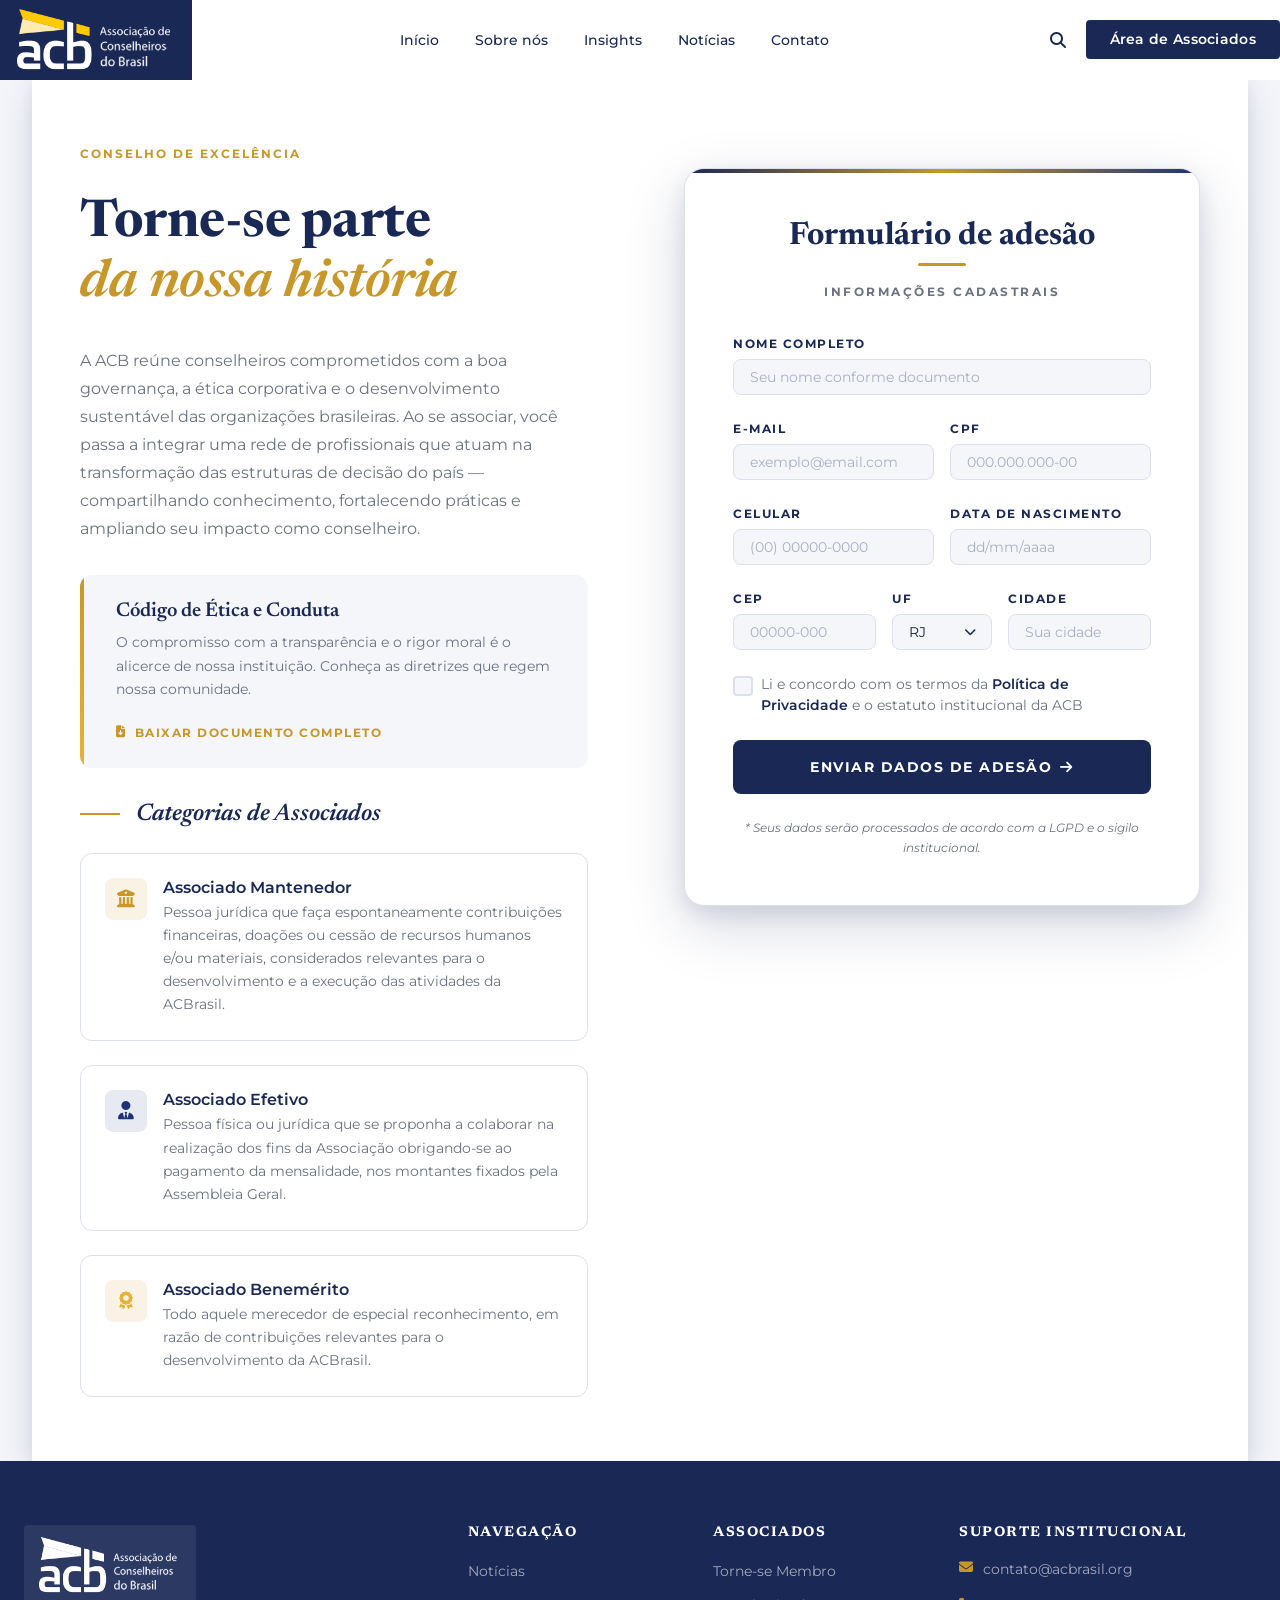
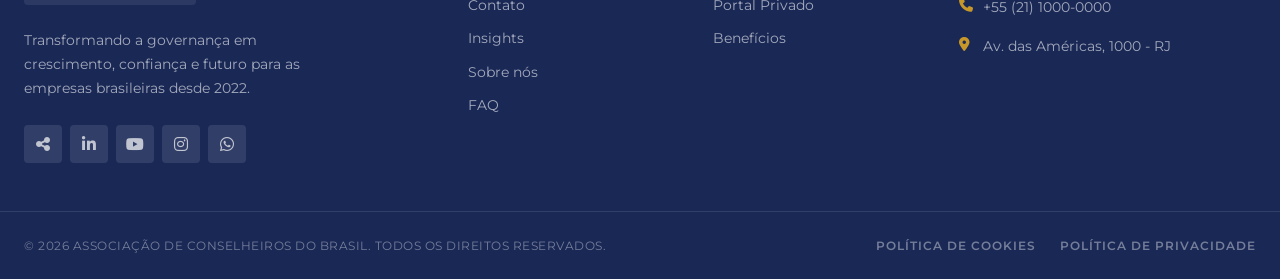
<file: HTML/associe-se.html>
<!DOCTYPE html>
<html lang="pt-BR">

<head>
  <meta charset="UTF-8" />
  <meta name="viewport" content="width=device-width, initial-scale=1.0" />
  <title>Associe-se | ACB - Associação de Conselheiros do Brasil</title>
  <link rel="icon" href="../images/favicon.ico" type="logo">

  <link rel="icon" type="image/png" href="#" />

  <!-- Fontes principais -->
  <link rel="preconnect" href="https://fonts.googleapis.com" />
  <link rel="preconnect" href="https://fonts.gstatic.com" crossorigin />
  <link
    href="https://fonts.googleapis.com/css2?family=Inter:wght@400;500;600;700;800&family=Newsreader:ital,wght@0,400;0,600;0,700;1,400;1,600&family=Montserrat:wght@300;400;500;600;700&display=swap"
    rel="stylesheet" />

  <!-- Font Awesome para ícones -->
  <link rel="stylesheet" href="https://cdnjs.cloudflare.com/ajax/libs/font-awesome/6.5.1/css/all.min.css" />

  <!-- CSS principal -->
  <link rel="stylesheet" href="../CSS/global.css" />
  <link rel="stylesheet" href="../CSS/associe-se.css" />
</head>

<body>

  <!-- ===== BARRA DE BUSCA GLOBAL ===== -->
  <div class="busca-overlay" id="buscaOverlay" role="dialog" aria-label="Busca no site" aria-hidden="true">
    <div class="busca-container">
      <div class="busca-cabecalho">
        <span class="busca-titulo">O que você procura?</span>
        <button class="busca-fechar" id="buscaFechar" aria-label="Fechar busca">
          <i class="fa-solid fa-xmark"></i>
        </button>
      </div>
      <div class="busca-campo-wrapper">
        <i class="fa-solid fa-magnifying-glass busca-icone"></i>
        <label for="buscaInput" class="sr-only">Barra de busca do site</label>
        <input type="text" id="buscaInput" class="busca-campo" placeholder="Buscar páginas, conteúdos, associados..."
          autocomplete="off" />
      </div>
      <div class="busca-resultados" id="buscaResultados">
        <p class="busca-dica">Digite para buscar páginas e conteúdos do site.</p>
      </div>
    </div>
  </div>

  <!-- ===== NAVBAR ===== -->
  <header class="cabecalho" id="cabecalho">
    <nav class="navegacao" role="navigation" aria-label="Menu principal">

      <!-- Logo -->
      <a href="../index.html" class="logo" aria-label="ACB - Página inicial">
        <img src="../images/logo.png" alt="ACB - Associação de Conselheiros do Brasil" class="logo-imagem">
      </a>

      <!-- Links de navegação (desktop) -->
      <ul class="menu-lista" role="list">
        <li class="menu-item"><a href="../index.html" class="menu-link">Início</a></li>
        <li class="menu-item"><a href="sobre.html" class="menu-link">Sobre nós</a></li>
        <li class="menu-item"><a href="insights.html" class="menu-link">Insights</a></li>
        <li class="menu-item"><a href="newsletter.html" class="menu-link">Notícias</a></li>
        <li class="menu-item"><a href="contato.html" class="menu-link">Contato</a></li>
      </ul>

      <!-- Ações da navbar -->
      <div class="navbar-acoes">
        <button class="btn-busca" id="btnBusca" aria-label="Abrir busca">
          <i class="fa-solid fa-magnifying-glass"></i>
        </button>
        <a href="associe-se.html" class="btn-area-associados">Área de Associados</a>
        <button class="btn-menu-mobile" id="btnMenuMobile" aria-label="Abrir menu" aria-expanded="false">
          <span class="hamburguer-linha"></span>
          <span class="hamburguer-linha"></span>
          <span class="hamburguer-linha"></span>
        </button>
      </div>

    </nav>

    <!-- Menu Mobile -->
    <div class="menu-mobile" id="menuMobile" aria-hidden="true">
      <ul class="menu-mobile-lista" role="list">
        <li><a href="../index.html" class="menu-mobile-link">Início</a></li>
        <li><a href="sobre.html" class="menu-mobile-link">Sobre nós</a></li>
        <li><a href="insights.html" class="menu-mobile-link">Insights</a></li>
        <li><a href="newsletter.html" class="menu-mobile-link">Notícias</a></li>
        <li><a href="contato.html" class="menu-mobile-link">Contato</a></li>
        <li><a href="associe-se.html" class="menu-mobile-link menu-mobile-link--destaque">Área de Associados</a></li>
      </ul>
    </div>
  </header>

  <!-- ===== CONTEÚDO PRINCIPAL ===== -->
  <main class="conteudo-principal">

    <!-- ===== SEÇÃO HERO - ASSOCIE-SE ===== -->
    <section class="secao-hero" id="associe-se">

      <!-- Decoração geométrica de fundo -->
      <div class="hero-decoracao-circulo"></div>
      <div class="hero-decoracao-linha"></div>
      
      <div class="hero-caixa-conteudo">
          <div class="hero-grade">

            <!-- Coluna esquerda: texto e categorias -->
            <div class="hero-coluna-esquerda">

              <!-- Rótulo superior -->
              <span class="rotulo-secao animacao-entrada" data-delay="0">Conselho de Excelência</span>

              <!-- Título principal -->
              <h1 class="hero-titulo animacao-entrada" data-delay="1">
                Torne-se parte<br />
                <em class="hero-titulo-destaque">da nossa história</em>
              </h1>

              <!-- Descrição -->
              <p class="hero-descricao animacao-entrada" data-delay="2">
                A ACB reúne conselheiros comprometidos com a boa governança, a ética corporativa e o desenvolvimento sustentável das organizações brasileiras. Ao se associar, você passa a integrar uma rede de profissionais que atuam na transformação das estruturas de decisão do país — compartilhando conhecimento, fortalecendo práticas e ampliando seu impacto como conselheiro.
              </p>

              <!-- Card de ética -->
              <div class="card-etica animacao-entrada" data-delay="3">
                <div class="card-etica-barra"></div>
                <div class="card-etica-conteudo">
                  <h2 class="card-etica-titulo">Código de Ética e Conduta</h2>
                  <p class="card-etica-texto">
                    O compromisso com a transparência e o rigor moral é o alicerce de nossa
                    instituição. Conheça as diretrizes que regem nossa comunidade.
                  </p>
                  <a href="#" class="card-etica-link">
                    <i class="fa-solid fa-file-arrow-down"></i>
                    Baixar documento completo
                  </a>
                </div>
              </div>

              <!-- Categorias de associados -->
              <div class="categorias animacao-entrada" data-delay="4">
                <div class="categorias-cabecalho">
                  <span class="categorias-linha-decorativa"></span>
                  <h3 class="categorias-titulo">Categorias de Associados</h3>
                </div>

                <div class="categoria-item" data-tipo="mantenedor">
                  <div class="categoria-icone">
                    <i class="fa-solid fa-building-columns"></i>
                  </div>
                  <div class="categoria-corpo">
                    <h4 class="categoria-nome">Associado Mantenedor</h4>
                    <p class="categoria-descricao">
                      Pessoa jurídica que faça espontaneamente contribuições financeiras, doações
                      ou cessão de recursos humanos e/ou materiais, considerados relevantes para
                      o desenvolvimento e a execução das atividades da ACBrasil.
                    </p>
                  </div>
                </div>

                <div class="categoria-item" data-tipo="efetivo">
                  <div class="categoria-icone">
                    <i class="fa-solid fa-user-tie"></i>
                  </div>
                  <div class="categoria-corpo">
                    <h4 class="categoria-nome">Associado Efetivo</h4>
                    <p class="categoria-descricao">
                      Pessoa física ou jurídica que se proponha a colaborar na realização dos
                      fins da Associação obrigando-se ao pagamento da mensalidade, nos montantes
                      fixados pela Assembleia Geral.
                    </p>
                  </div>
                </div>

                <div class="categoria-item" data-tipo="benemerito">
                  <div class="categoria-icone">
                    <i class="fa-solid fa-award"></i>
                  </div>
                  <div class="categoria-corpo">
                    <h4 class="categoria-nome">Associado Benemérito</h4>
                    <p class="categoria-descricao">
                      Todo aquele merecedor de especial reconhecimento, em razão de contribuições
                      relevantes para o desenvolvimento da ACBrasil.
                    </p>
                  </div>
                </div>

              </div>
            </div>

            <!-- Coluna direita: formulário -->
            <div class="hero-coluna-direita animacao-entrada" data-delay="2">
              <div class="formulario-card">

                <div class="formulario-cabecalho">
                  <h2 class="formulario-titulo">Formulário de adesão</h2>
                  <span class="formulario-linha-dourada"></span>
                  <p class="formulario-subtitulo">Informações Cadastrais</p>
                </div>

                <form class="formulario-adesao" id="formularioAdesao" novalidate>

                  <!-- Nome completo -->
                  <div class="campo-grupo campo-grupo--completo">
                    <label for="nomeCompleto" class="campo-label">Nome Completo</label>
                    <input
                      type="text"
                      id="nomeCompleto"
                      name="nomeCompleto"
                      class="campo-input"
                      placeholder="Seu nome conforme documento"
                      autocomplete="name"
                    />
                    <span class="campo-erro" aria-live="polite"></span>
                  </div>

                  <!-- E-mail e CPF -->
                  <div class="campos-linha">
                    <div class="campo-grupo">
                      <label for="email" class="campo-label">E-mail</label>
                      <input
                        type="email"
                        id="email"
                        name="email"
                        class="campo-input"
                        placeholder="exemplo@email.com"
                        autocomplete="email"
                      />
                      <span class="campo-erro" aria-live="polite"></span>
                    </div>
                    <div class="campo-grupo">
                      <label for="cpf" class="campo-label">CPF</label>
                      <input
                        type="text"
                        id="cpf"
                        name="cpf"
                        class="campo-input"
                        placeholder="000.000.000-00"
                        maxlength="14"
                        autocomplete="off"
                      />
                      <span class="campo-erro" aria-live="polite"></span>
                    </div>
                  </div>

                  <!-- Celular e Data de nascimento -->
                  <div class="campos-linha">
                    <div class="campo-grupo">
                      <label for="celular" class="campo-label">Celular</label>
                      <input
                        type="tel"
                        id="celular"
                        name="celular"
                        class="campo-input"
                        placeholder="(00) 00000-0000"
                        maxlength="15"
                        autocomplete="tel"
                      />
                      <span class="campo-erro" aria-live="polite"></span>
                    </div>
                    <div class="campo-grupo">
                      <label for="dataNascimento" class="campo-label">Data de Nascimento</label>
                      <input
                        type="text"
                        id="dataNascimento"
                        name="dataNascimento"
                        class="campo-input"
                        placeholder="dd/mm/aaaa"
                        maxlength="10"
                        autocomplete="bday"
                      />
                      <span class="campo-erro" aria-live="polite"></span>
                    </div>
                  </div>

                  <!-- CEP, UF e Cidade -->
                  <div class="campos-linha campos-linha--tres">
                    <div class="campo-grupo campo-grupo--cep">
                      <label for="cep" class="campo-label">CEP</label>
                      <input
                        type="text"
                        id="cep"
                        name="cep"
                        class="campo-input"
                        placeholder="00000-000"
                        maxlength="9"
                        autocomplete="postal-code"
                      />
                      <span class="campo-erro" aria-live="polite"></span>
                    </div>
                    <div class="campo-grupo campo-grupo--uf">
                      <label for="uf" class="campo-label">UF</label>
                      <div class="select-wrapper">
                        <select id="uf" name="uf" class="campo-input campo-select">
                          <option value="">UF</option>
                          <option value="AC">AC</option>
                          <option value="AL">AL</option>
                          <option value="AP">AP</option>
                          <option value="AM">AM</option>
                          <option value="BA">BA</option>
                          <option value="CE">CE</option>
                          <option value="DF">DF</option>
                          <option value="ES">ES</option>
                          <option value="GO">GO</option>
                          <option value="MA">MA</option>
                          <option value="MT">MT</option>
                          <option value="MS">MS</option>
                          <option value="MG">MG</option>
                          <option value="PA">PA</option>
                          <option value="PB">PB</option>
                          <option value="PR">PR</option>
                          <option value="PE">PE</option>
                          <option value="PI">PI</option>
                          <option value="RJ" selected>RJ</option>
                          <option value="RN">RN</option>
                          <option value="RS">RS</option>
                          <option value="RO">RO</option>
                          <option value="RR">RR</option>
                          <option value="SC">SC</option>
                          <option value="SP">SP</option>
                          <option value="SE">SE</option>
                          <option value="TO">TO</option>
                        </select>
                        <i class="fa-solid fa-chevron-down select-icone"></i>
                      </div>
                      <span class="campo-erro" aria-live="polite"></span>
                    </div>
                    <div class="campo-grupo campo-grupo--cidade">
                      <label for="cidade" class="campo-label">Cidade</label>
                      <input
                        type="text"
                        id="cidade"
                        name="cidade"
                        class="campo-input"
                        placeholder="Sua cidade"
                        autocomplete="address-level2"
                      />
                      <span class="campo-erro" aria-live="polite"></span>
                    </div>
                  </div>

                  <!-- Checkbox de termos -->
                  <div class="campo-termos">
                    <label class="checkbox-container" for="aceitaTermos">
                      <input type="checkbox" id="aceitaTermos" name="aceitaTermos" />
                      <span class="checkbox-visual"></span>
                      <span class="checkbox-texto">
                        Li e concordo com os termos da
                        <a href="#" class="link-termos">Política de Privacidade</a>
                        e o estatuto institucional da ACB
                      </span>
                    </label>
                    <span class="campo-erro campo-erro--termos" aria-live="polite"></span>
                  </div>

                  <!-- Botão de envio -->
                  <button type="submit" class="btn-enviar" id="btnEnviar">
                    <span class="btn-enviar-texto">Enviar dados de adesão</span>
                    <i class="fa-solid fa-arrow-right btn-enviar-icone"></i>
                  </button>

                  <!-- Nota de privacidade -->
                  <p class="formulario-nota">
                    * Seus dados serão processados de acordo com a LGPD e o sigilo institucional.
                  </p>

                </form>

              </div>
            </div>

          </div>
      </div>    
    </section>

  </main>

  <!-- ===== RODAPÉ ===== -->
  <footer class="rodape">

    <div class="rodape-principal">

      <!-- Coluna de identidade -->
      <div class="rodape-identidade">
        <a href="../index.html" class="logo logo--rodape" aria-label="ACB - Página inicial">
          <img src="../images/logo-acb-fundo-transparente.png" alt="ACB - Associação de Conselheiros do Brasil"
            class="logo-imagem logo-imagem--rodape" />
        </a>
        <p class="rodape-descricao">
          Transformando a governança em crescimento, confiança e futuro para as empresas brasileiras desde 2022.
        </p>
        <div class="rodape-redes-sociais">
          <a href="#" class="rede-social-link" aria-label="Compartilhar">
            <i class="fa-solid fa-share-nodes"></i>
          </a>
          <a href="https://www.linkedin.com/company/associacao-de-conselheiros-do-brasil/" class="rede-social-link"
            aria-label="LinkedIn" target="_blank" rel="noopener noreferrer">
            <i class="fa-brands fa-linkedin-in"></i>
          </a>
          <a href="https://www.youtube.com/@acbrasil" class="rede-social-link" aria-label="YouTube" target="_blank"
            rel="noopener noreferrer">
            <i class="fa-brands fa-youtube"></i>
          </a>
          <a href="https://www.instagram.com/acbrasil.oficial/" class="rede-social-link" aria-label="Instagram"
            target="_blank" rel="noopener noreferrer">
            <i class="fa-brands fa-instagram"></i>
          </a>
          <a href="#" class="rede-social-link" aria-label="WhatsApp">
            <i class="fa-brands fa-whatsapp"></i>
          </a>
        </div>
      </div>

      <!-- Coluna de navegação -->
      <div class="rodape-coluna">
        <h2 class="rodape-titulo-coluna">Navegação</h2>
        <ul class="rodape-lista">
          <li><a href="newsletter.html" class="rodape-link">Notícias</a></li>
          <li><a href="contato.html" class="rodape-link">Contato</a></li>
          <li><a href="insights.html" class="rodape-link">Insights</a></li>
          <li><a href="sobre.html" class="rodape-link">Sobre nós</a></li>
          <li><a href="faq.html" class="rodape-link">FAQ</a></li>
        </ul>
      </div>

      <!-- Coluna de associados -->
      <div class="rodape-coluna">
        <h2 class="rodape-titulo-coluna">Associados</h2>
        <ul class="rodape-lista">
          <li><a href="#" class="rodape-link">Torne-se Membro</a></li>
          <li><a href="#" class="rodape-link">Portal Privado</a></li>
          <li><a href="#" class="rodape-link">Benefícios</a></li>
        </ul>
      </div>

      <!-- Coluna de suporte -->
      <div class="rodape-coluna">
        <h2 class="rodape-titulo-coluna">Suporte Institucional</h2>
        <ul class="rodape-lista rodape-lista--contato">
          <li>
            <i class="fa-solid fa-envelope"></i>
            <a href="mailto:contato@acbrasil.org" class="rodape-link">contato@acbrasil.org</a>
          </li>
          <li>
            <i class="fa-solid fa-phone"></i>
            <a href="tel:+5521100000000" class="rodape-link">+55 (21) 1000-0000</a>
          </li>
          <li>
            <i class="fa-solid fa-location-dot"></i>
            <span class="rodape-texto">Av. das Américas, 1000 - RJ</span>
          </li>
        </ul>
      </div>

    </div>

    <!-- Rodapé inferior -->
    <div class="rodape-inferior">
      <p class="rodape-direitos">© 2026 Associação de Conselheiros do Brasil. Todos os direitos reservados.</p>
      <div class="rodape-politicas">
        <a href="#" class="rodape-politica-link">Política de Cookies</a>
        <a href="#" class="rodape-politica-link">Política de Privacidade</a>
      </div>
    </div>
    
  </footer>

    <!-- ===== TOAST DE NOTIFICAÇÃO ===== -->
  <div class="toast" id="toast" role="alert" aria-live="assertive" aria-hidden="true">
    <i class="toast-icone fa-solid fa-circle-check"></i>
    <span class="toast-mensagem"></span>
  </div>

  <script src="../JS/global.js"></script>
  <script src="../JS/associe_se.js"></script>
</body>

</html>
</file>
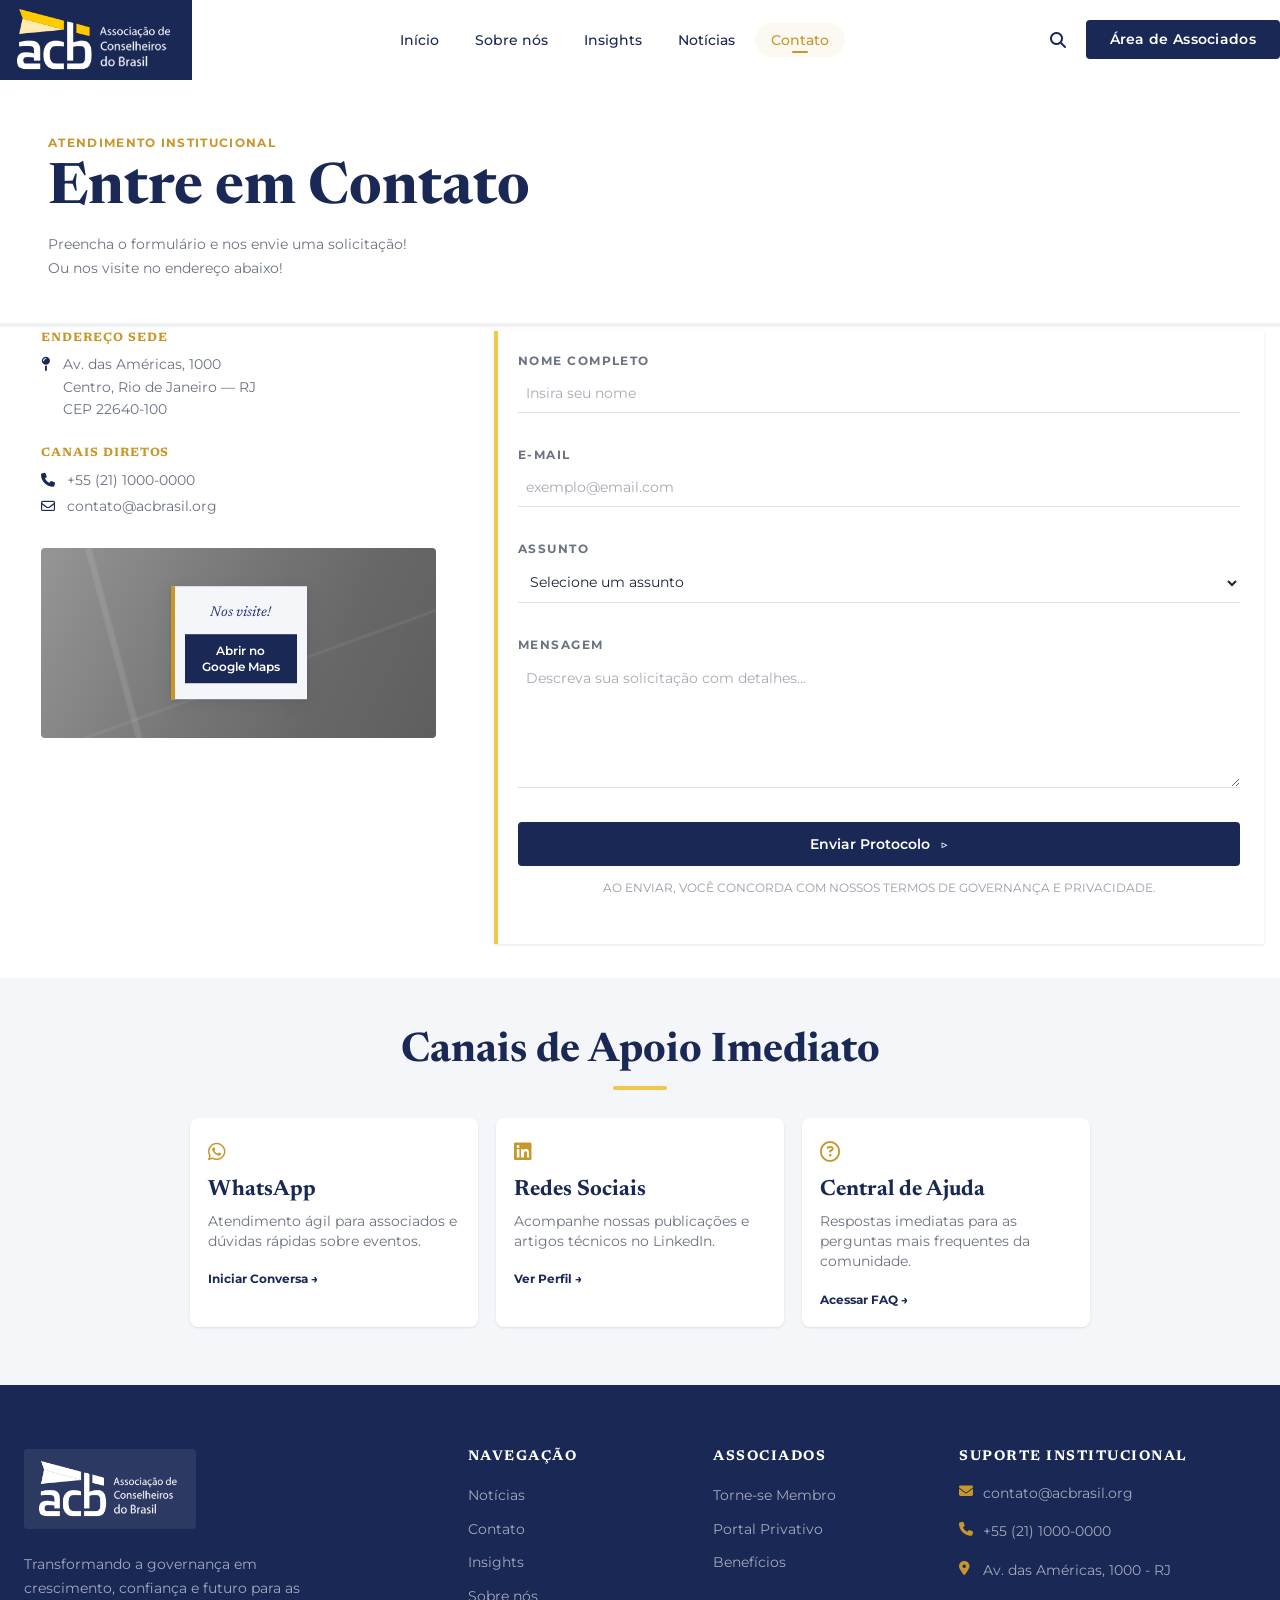
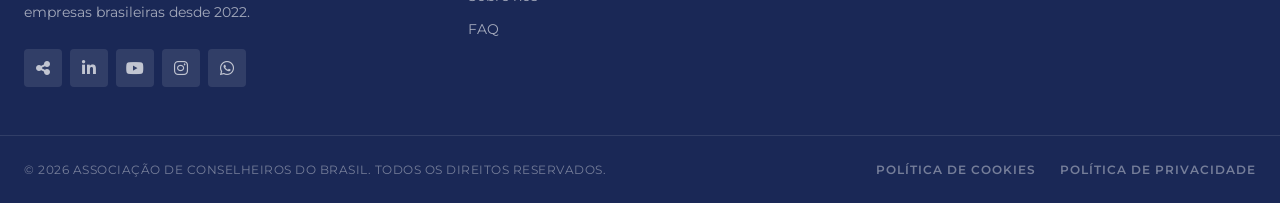
<file: HTML/contato.html>
<!DOCTYPE html>
<html lang="pt-BR">

<!-- =====================================================
     CONFIGURAÇÕES BÁSICAS DA PÁGINA
     - Metadados
     - Título da aba
     - Ícone do site
===================================================== -->

<head>
  
  <meta charset="UTF-8" />
  <meta name="viewport" content="width=device-width, initial-scale=1.0" />
  <meta name="description" content="Página de contato institucional da ACB Brasil." />

  <title>Contato | ACB Brasil - Associação de Conselheiros do Brasil</title>
  
  <link rel="icon" href="../images/favicon.ico" type="logo">

  <!-- Fontes principais -->
  <link rel="preconnect" href="https://fonts.googleapis.com" />
  <link rel="preconnect" href="https://fonts.gstatic.com" crossorigin />
  <link href="https://fonts.googleapis.com/css2?family=Inter:wght@400;500;600;700;800&family=Newsreader:ital,wght@0,400;0,600;0,700;1,400;1,600&family=Montserrat:wght@300;400;500;600;700&display=swap" rel="stylesheet" />

  <!-- Font Awesome para ícones -->
  <link rel="stylesheet" href="https://cdnjs.cloudflare.com/ajax/libs/font-awesome/6.5.1/css/all.min.css" />

  <!-- Estilos -->
  <link rel="stylesheet" href="../CSS/global.css">
  <link rel="stylesheet" href="../CSS/contato.css" />
  
  <!-- Scripts -->
  <script src="../JS/contato.js" defer></script>
  <script src="../JS/global.js" defer></script>
</head>
<body>

  <!-- Link de acessibilidade: permite que usuários de teclado ou leitores de tela pulem diretamente para o conteúdo principal -->
  <a href="#conteudo-principal" class="skip-link">Pular para o conteúdo principal</a>

    <!-- ===== BARRA DE BUSCA GLOBAL ===== -->
  <div class="busca-overlay" id="buscaOverlay" role="dialog" aria-label="Busca no site" aria-hidden="true">
    <div class="busca-container">
      <div class="busca-cabecalho">
        <span class="busca-titulo">O que você procura?</span>
        <button class="busca-fechar" id="buscaFechar" aria-label="Fechar busca">
          <i class="fa-solid fa-xmark"></i>
        </button>
      </div>
      <div class="busca-campo-wrapper">
        <i class="fa-solid fa-magnifying-glass busca-icone"></i>
        <label for="buscaInput" class="sr-only">Barra de busca do site</label>
        <input type="text" id="buscaInput" class="busca-campo" placeholder="Buscar páginas, conteúdos, associados..."
          autocomplete="off" />
      </div>
      <div class="busca-resultados" id="buscaResultados">
        <p class="busca-dica">Digite para buscar páginas e conteúdos do site.</p>
      </div>
    </div>
  </div>

  <!-- Header Global -->
  <header id="cabecalho" class="cabecalho">

    <nav class="navegacao">
      <a href="../index.html" class="logo" aria-label="Home ACB Brasil">
        <img src="../images/logo.png" alt="ACB Brasil" class="logo-imagem">
      </a>
      
      <ul class="menu-lista">
        <li class="menu-item"><a href="../index.html" class="menu-link">Início</a></li>
        <li class="menu-item"><a href="sobre.html" class="menu-link">Sobre nós</a></li>
        <li class="menu-item"><a href="insights.html" class="menu-link menu-link--ativo">Insights</a></li>
        <li class="menu-item"><a href="newsletter.html" class="menu-link">Notícias</a></li>
        <li class="menu-item"><a href="contato.html" class="menu-link">Contato</a></li>
      </ul>
      
      <div class="navbar-acoes">
        <button id="btnBusca" class="btn-busca" aria-label="Abrir busca">
          <i class="fa-solid fa-magnifying-glass"></i>
        </button>
        <a href="associe-se.html" class="btn-area-associados">Área de Associados</a>
        <button id="btnMenuMobile" class="btn-menu-mobile" aria-label="Menu mobile" aria-expanded="false">
          <span class="hamburguer-linha"></span>
          <span class="hamburguer-linha"></span>
          <span class="hamburguer-linha"></span>
        </button>
      </div>
    </nav>
    
    <!-- Menu Mobile Global -->
    <div id="menuMobile" class="menu-mobile" aria-hidden="true">
      <ul class="menu-mobile-lista">
            <li><a href="../index.html" class="menu-mobile-link">Início</a></li>
            <li><a href="sobre.html" class="menu-mobile-link">Sobre nós</a></li>
            <li><a href="insights.html" class="menu-mobile-link">Insights</a></li>
            <li><a href="newsletter.html" class="menu-mobile-link">Notícias</a></li>
            <li><a href="contato.html" class="menu-mobile-link">Contato</a></li>
            <li><a href="associe-se.html" class="menu-mobile-link menu-mobile-link--destaque">Área de Associados</a></li>
          </ul>
    </div>

  </header>

  <!-- Hero -->
  <main id="conteudo-principal">
    <section class="hero-contato animacao-entrada" data-delay="1" aria-labelledby="titulo-contato">
      <div class="hero-contato__box">
          <div class="hero-contato_decoracao_amarela" aria-hidden="true"></div>
          <div class="hero-contato__decoracao_base" aria-hidden="true"></div>
        <div class="hero-contato__container">
          <p class="hero-contato__kicker">ATENDIMENTO INSTITUCIONAL</p>
          <!-- Título h1 dentro do Hero -->
          <h1 id="titulo-contato" class="hero-contato__titulo">Entre em Contato</h1>
          <p class="hero-contato__descricao">
            Preencha o formulário e nos envie uma solicitação! 
            <br>Ou nos visite no endereço abaixo!
          </p>
        </div>
      </div>
    </section>

    <!-- Conteúdo principal, dividido em 2 colunas na visualização de desktop -->
    <section class="contato-conteudo" aria-label="Informações de contato e formulário">
      <div class="contato-conteudo__container">

        <!-- Esquerda: Informações de contato -->
        <div class="contato-conteudo__info animacao-entrada" data-delay="2">
          
          <!-- Seção de Endereço da Sede -->
          <section class="info-contato" aria-labelledby="titulo-endereco">
            <h2 id="titulo-endereco" class="info-contato__titulo">ENDEREÇO SEDE</h2>
            <address class="info-contato__texto">
              <span class="info-contato__icone" aria-hidden="true"><i class="fa-solid fa-map-pin"></i></span>
              <p>
                Av. das Américas, 1000
                <br>Centro, Rio de Janeiro — RJ
                <br>CEP 22640-100
              </p>
            </address>
          </section>

          <!-- Seção de Canais para contato direto -->
          <section class="info-contato" aria-labelledby="titulo-canais">
            <h2 id="titulo-canais" class="info-contato__titulo">CANAIS DIRETOS</h2>
            <div class="info-contato__texto">
              <p><a href="tel:+552110000000"><span class="info-contato__icone" aria-hidden="true"><i class="fa-solid fa-phone"></i></span> +55 (21) 1000-0000</a></p>
              <p><a href="mailto:contato@acbrasil.org"><span class="info-contato__icone" aria-hidden="true"><i class="fa-regular fa-envelope"></i></span> contato@acbrasil.org</a></p>
            </div>
          </section>

          <!-- Seção com um hiperlink para o Google Maps -->
          <section class="mapa-contato" aria-labelledby="titulo-mapa">
            <h2 id="titulo-mapa" class="sr-only">Mapa da localização</h2>

            <div class="mapa-contato__janela">
              <p class="mapa-contato__frase">Nos visite!</p>
              <a href="https://www.google.com/maps/search/?api=1&query=Av.+das+Am%C3%A9ricas,+1000,+Rio+de+Janeiro,+RJ"
                target="_blank" rel="noopener noreferrer" class="mapa-contato__botao">
                Abrir no Google Maps
              </a>
            </div>
          </section>
        </div>

        <!-- Section do Formulário -->
        <section class="formulario-contato-box animacao-entrada" data-delay="1" aria-labelledby="titulo-formulario">
          <h2 id="titulo-formulario" class="sr-only">Formulário de contato</h2>

          <!-- Formulário, é validado pelo contato.js -->
          <form id="formulario-contato" class="formulario-contato" novalidate>
            <div class="formulario-contato__campo">
              <label for="nome">NOME COMPLETO</label>
              <input
                type="text"
                id="nome"
                name="nome"
                placeholder="Insira seu nome"
                autocomplete="name"
                required
                aria-describedby="erro-nome"
              />
              <span id="erro-nome" class="mensagem-erro" aria-live="polite"></span>
            </div>

            <div class="formulario-contato__campo">
              <label for="email">E-MAIL</label>
              <input
                type="email"
                id="email"
                name="email"
                placeholder="exemplo@email.com"
                autocomplete="email"
                required
                aria-describedby="erro-email"
              />
              <span id="erro-email" class="mensagem-erro" aria-live="polite"></span>
            </div>

            <div class="formulario-contato__campo">
              <label for="assunto">ASSUNTO</label>
              <select
                id="assunto"
                name="assunto"
                required
                aria-describedby="erro-assunto"
              >
                <option value="" selected>Selecione um assunto</option>
                <option value="afiliacao">Afiliação Institucional</option>
                <option value="duvida">Dúvida Geral</option>
                <option value="eventos">Eventos</option>
                <option value="imprensa">Imprensa</option>
                <option value="outro">Outro</option>
              </select>
              <span id="erro-assunto" class="mensagem-erro" aria-live="polite"></span>
            </div>

            <div class="formulario-contato__campo">
              <label for="mensagem">MENSAGEM</label>
              <textarea
                id="mensagem"
                name="mensagem"
                rows="6"
                placeholder="Descreva sua solicitação com detalhes..."
                required
                aria-describedby="erro-mensagem"
              ></textarea>
              <span id="erro-mensagem" class="mensagem-erro" aria-live="polite"></span>
            </div>

            <button type="submit" class="formulario-contato__enviar">
              Enviar Protocolo
              <span aria-hidden="true">▷</span>
            </button>

            <p class="formulario-contato__texto-legal">
              AO ENVIAR, VOCÊ CONCORDA COM NOSSOS TERMOS DE GOVERNANÇA E PRIVACIDADE.
            </p>

            <p id="mensagem-sucesso" class="mensagem-sucesso" aria-live="polite"></p>
          </form>
        </section>
      </div>
    </section>

    <!-- Seção de Apoio Imediato -->
    <section class="apoio-imediato animacao-entrada" data-delay="1" aria-labelledby="titulo-apoio">
      <div class="apoio-imediato__container">
        <header class="apoio-imediato__header">
          <h2 id="titulo-apoio" class="apoio-imediato__titulo">Canais de Apoio Imediato</h2>
          <span class="apoio-imediato__linha" aria-hidden="true"></span>
        </header>

        <div class="apoio-imediato__cards">
          <article class="card-apoio">
            <div class="card-apoio__icone" aria-hidden="true"><i class="fa-brands fa-whatsapp"></i></div>
            <h3 class="card-apoio__titulo">WhatsApp</h3>  
            <p class="card-apoio__texto">
              Atendimento ágil para associados e dúvidas rápidas sobre eventos.
            </p>
            <a href="#" class="card-apoio__link">Iniciar Conversa →</a>
          </article>

          <article class="card-apoio">
            <div class="card-apoio__icone" aria-hidden="true"><i class="fa-brands fa-linkedin"></i></div>
            <h3 class="card-apoio__titulo">Redes Sociais</h3>
            <p class="card-apoio__texto">
              Acompanhe nossas publicações e artigos técnicos no LinkedIn.
            </p>
            <a href="https://www.linkedin.com/company/associacao-de-conselheiros-do-brasil/" class="card-apoio__link">Ver Perfil →</a>
          </article>

          <article class="card-apoio">
            <div class="card-apoio__icone" aria-hidden="true"><i class="fa-regular fa-circle-question"></i></div>
            <h3 class="card-apoio__titulo">Central de Ajuda</h3>
            <p class="card-apoio__texto">
              Respostas imediatas para as perguntas mais frequentes da comunidade.
            </p>
            <a href="./faq.html" class="card-apoio__link">Acessar FAQ →</a>
          </article>
        </div>
      </div>
    </section>
  </main>

  <!-- ===== RODAPÉ GLOBAL ===== -->
  <footer class="rodape">

    <div class="rodape-principal">

      <!-- Coluna de identidade -->
      <div class="rodape-identidade">
        <a href="../index.html" class="logo logo--rodape" aria-label="ACB - Página inicial">
          <img src="../images/logo-acb-fundo-transparente.png" alt="ACB - Associação de Conselheiros do Brasil"
            class="logo-imagem logo-imagem--rodape" />
        </a>
        <p class="rodape-descricao">
          Transformando a governança em crescimento, confiança e futuro para as empresas brasileiras desde 2022.
        </p>
        <div class="rodape-redes-sociais">
          <a href="#" class="rede-social-link" aria-label="Compartilhar">
            <i class="fa-solid fa-share-nodes"></i>
          </a>
          <a href="https://www.linkedin.com/company/associacao-de-conselheiros-do-brasil/" class="rede-social-link"
            aria-label="LinkedIn" target="_blank" rel="noopener noreferrer">
            <i class="fa-brands fa-linkedin-in"></i>
          </a>
          <a href="https://www.youtube.com/@acbrasil" class="rede-social-link" aria-label="YouTube" target="_blank"
            rel="noopener noreferrer">
            <i class="fa-brands fa-youtube"></i>
          </a>
          <a href="https://www.instagram.com/acbrasil.oficial/" class="rede-social-link" aria-label="Instagram"
            target="_blank" rel="noopener noreferrer">
            <i class="fa-brands fa-instagram"></i>
          </a>
          <a href="#" class="rede-social-link" aria-label="WhatsApp">
            <i class="fa-brands fa-whatsapp"></i>
          </a>
        </div>
      </div>

      <!-- Coluna de navegação -->
      <div class="rodape-coluna">
        <h2 class="rodape-titulo-coluna">Navegação</h2>
        <ul class="rodape-lista">
          <li><a href="newsletter.html" class="rodape-link">Notícias</a></li>
          <li><a href="contato.html" class="rodape-link">Contato</a></li>
          <li><a href="insights.html" class="rodape-link">Insights</a></li>
          <li><a href="sobre.html" class="rodape-link">Sobre nós</a></li>
          <li><a href="faq.html" class="rodape-link">FAQ</a></li>
        </ul>
      </div>

      <!-- Coluna de associados -->
      <div class="rodape-coluna">
        <h2 class="rodape-titulo-coluna">Associados</h2>
        <ul class="rodape-lista">
          <li><a href="associe-se.html" class="rodape-link">Torne-se Membro</a></li>
          <li><a href="#" class="rodape-link">Portal Privativo</a></li>
          <li><a href="#" class="rodape-link">Benefícios</a></li>
        </ul>
      </div>

      <!-- Coluna de suporte -->
      <div class="rodape-coluna">
        <h2 class="rodape-titulo-coluna">Suporte Institucional</h2>
        <ul class="rodape-lista rodape-lista--contato">
          <li>
            <i class="fa-solid fa-envelope"></i>
            <a href="mailto:contato@acbrasil.org" class="rodape-link">contato@acbrasil.org</a>
          </li>
          <li>
            <i class="fa-solid fa-phone"></i>
            <a href="tel:+5521100000000" class="rodape-link">+55 (21) 1000-0000</a>
          </li>
          <li>
            <i class="fa-solid fa-location-dot"></i>
            <span class="rodape-texto">Av. das Américas, 1000 - RJ</span>
          </li>
        </ul>
      </div>

    </div>

    <!-- Rodapé inferior -->
    <div class="rodape-inferior">
      <p class="rodape-direitos">© 2026 Associação de Conselheiros do Brasil. Todos os direitos reservados.</p>
      <div class="rodape-politicas">
        <a href="#" class="rodape-politica-link">Política de Cookies</a>
        <a href="#" class="rodape-politica-link">Política de Privacidade</a>
      </div>
    </div>

  </footer>
</body>
</html>
</file>
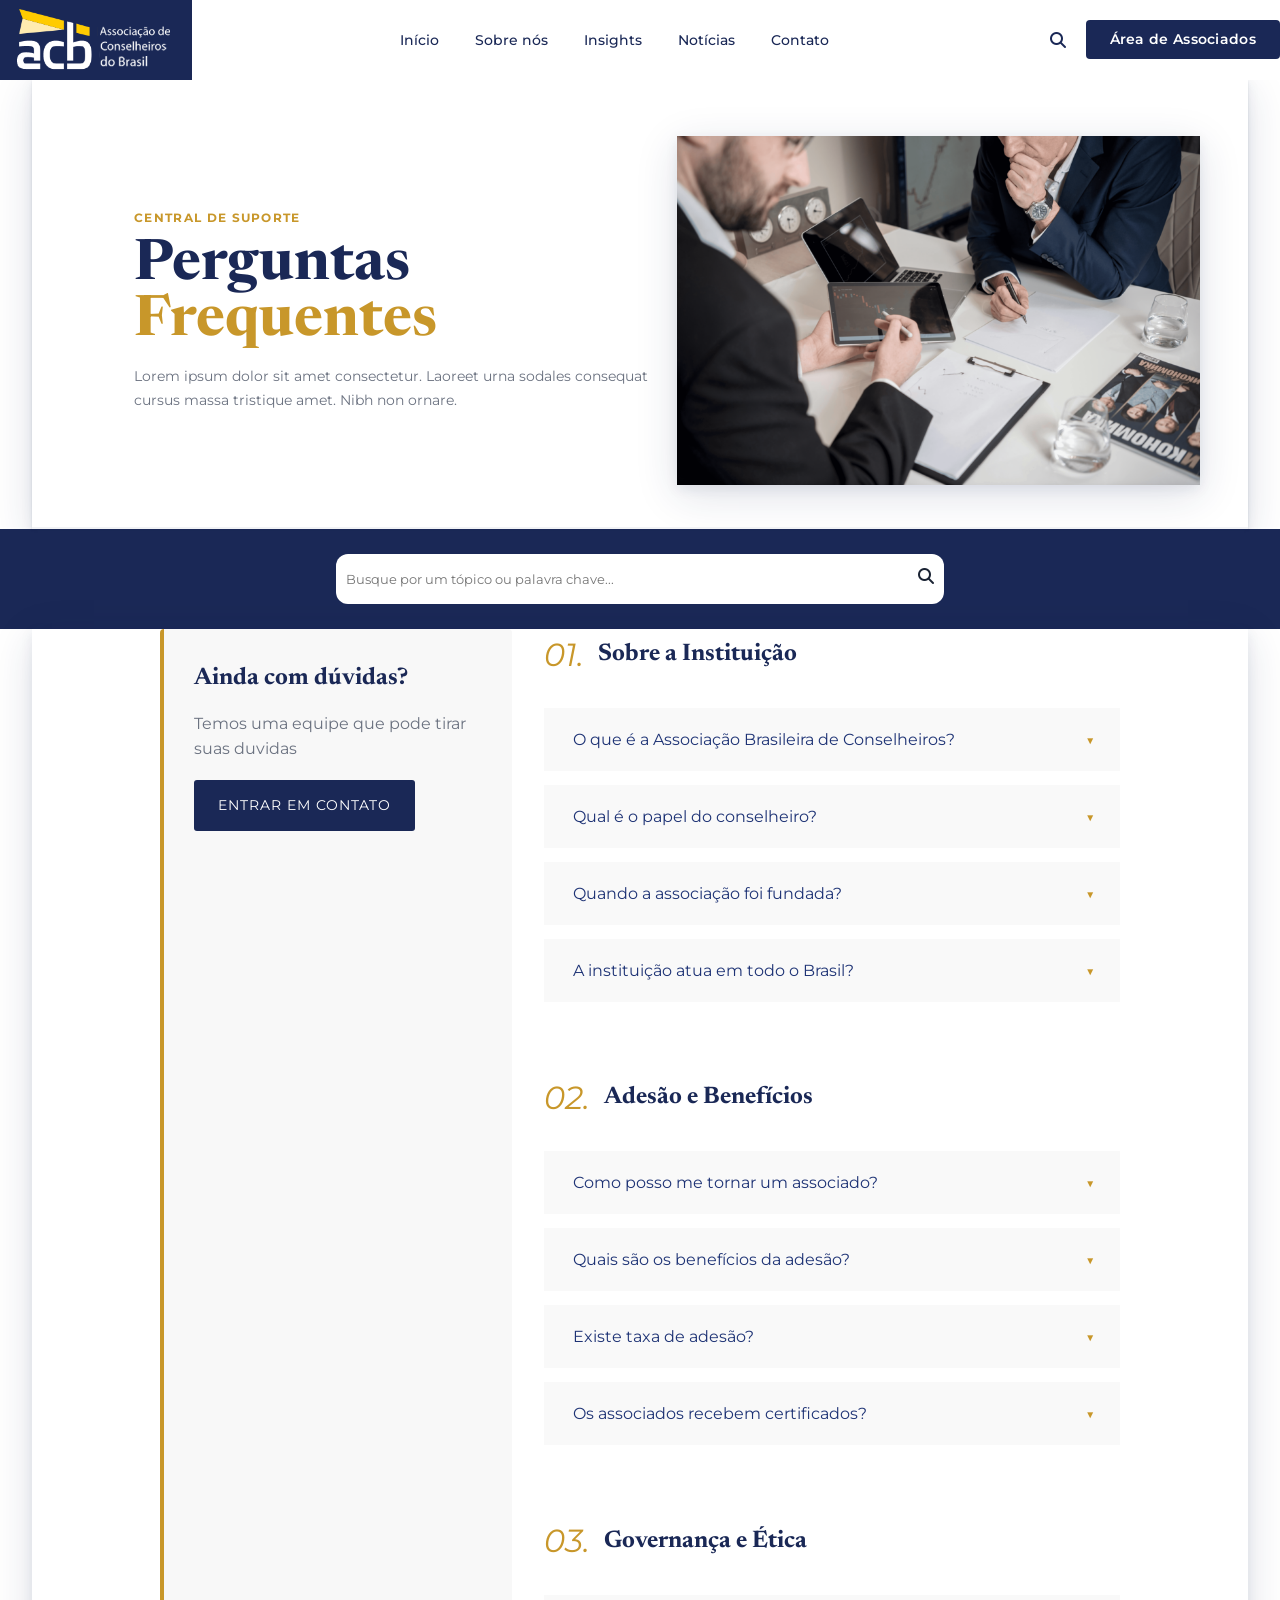
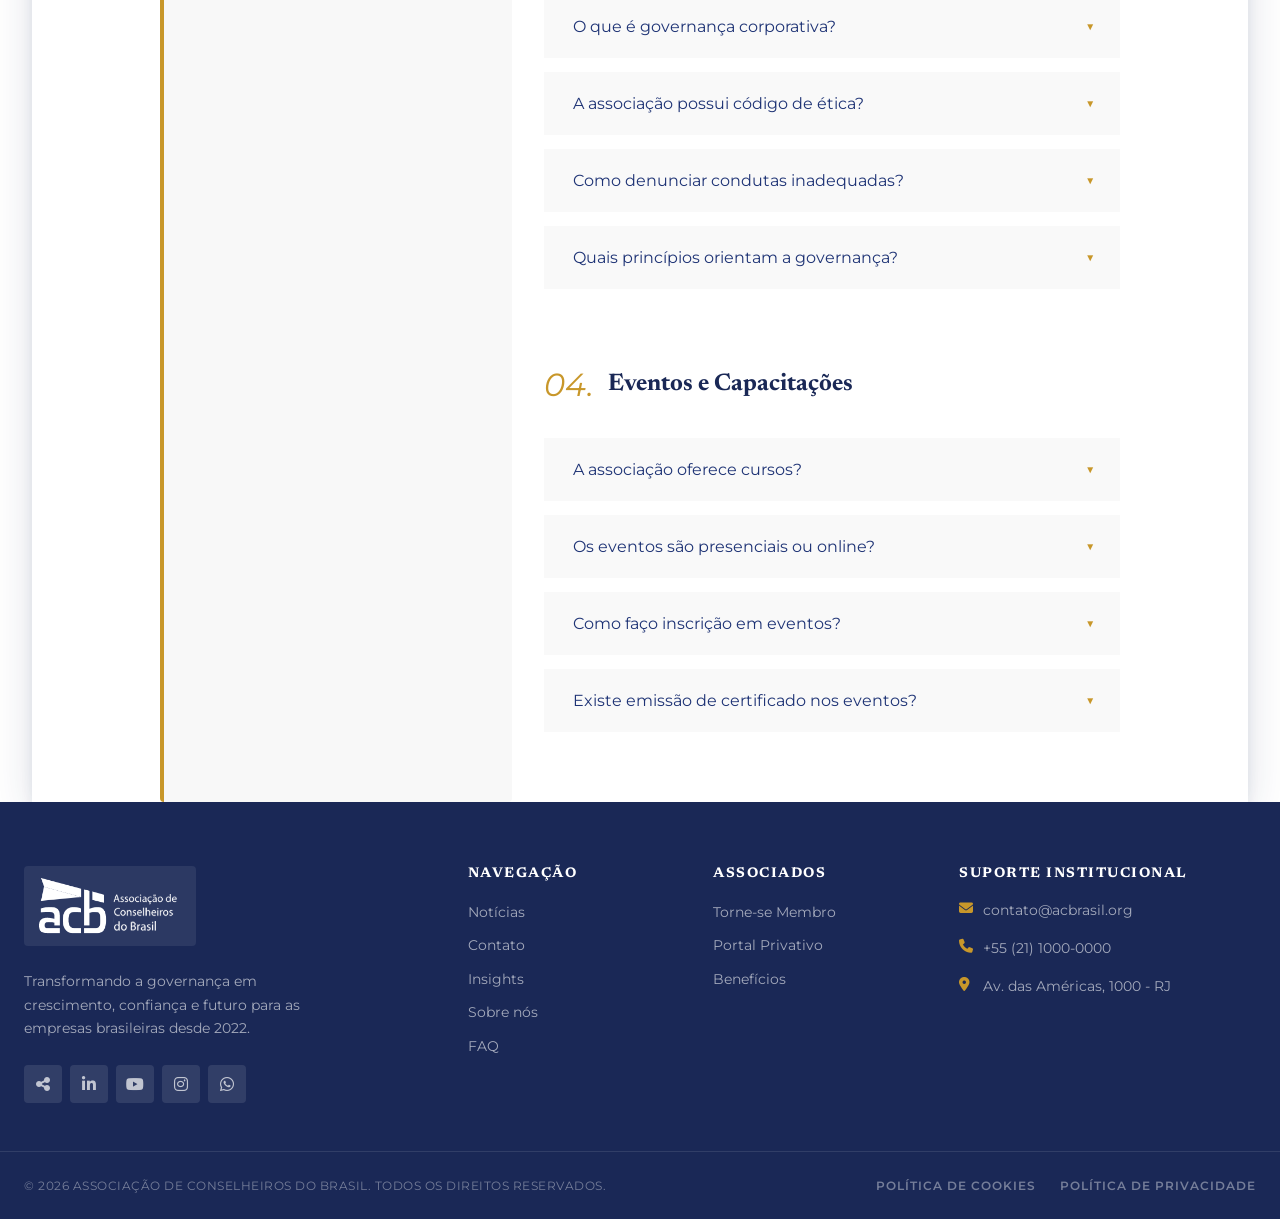
<file: HTML/faq.html>
<!DOCTYPE html>
<html lang="pt-BR">

<head>
    <meta charset="UTF-8">
    <meta name="viewport" content="width=device-width, initial-scale=1.0">
    <title>FAQ | ACBrasil - Associação de Conselheiros do Brasil</title>
    <link rel="icon" href="../images/favicon.ico" type="logo">

    <!-- fontes do google: inter e montserrat/newsreader (padronização) -->
    <link rel="preconnect" href="https://fonts.googleapis.com">
    <link rel="preconnect" href="https://fonts.gstatic.com" crossorigin>
    <link href="https://fonts.googleapis.com/css2?family=Inter:wght@400;500;600;700;800&family=Newsreader:ital,wght@0,400;0,600;0,700;1,400;1,600&family=Montserrat:wght@300;400;500;600;700&display=swap" rel="stylesheet">

    <!-- ícones do font awesome -->
    <link rel="stylesheet" href="https://cdnjs.cloudflare.com/ajax/libs/font-awesome/6.5.1/css/all.min.css">

    <!-- CSS padrão e específico -->
    <link rel="stylesheet" href="../CSS/global.css">
    <link rel="stylesheet" href="../CSS/faq.css">
</head>

<body>

    <!-- ===== BARRA DE PROGRESSO DE SCROLL ===== -->
    <div class="barra-progresso-scroll" id="barraProgressoScroll"></div>

    <!-- ===== BARRA DE BUSCA GLOBAL ===== -->
    <div class="busca-overlay" id="buscaOverlay" role="dialog" aria-label="Busca no site" aria-hidden="true">
        <div class="busca-container">
            <div class="busca-cabecalho">
                <span class="busca-titulo">O que você procura?</span>
                <button class="busca-fechar" id="buscaFechar" aria-label="Fechar busca">
                    <i class="fa-solid fa-xmark"></i>
                </button>
            </div>
            <div class="busca-campo-wrapper">
                <i class="fa-solid fa-magnifying-glass busca-icone"></i>
                <label for="buscaInput" class="sr-only">Barra de busca do site</label>
                <input type="text" id="buscaInput" class="busca-campo" placeholder="Buscar páginas, conteúdos, associados..."
                    autocomplete="off" />
            </div>
            <div class="busca-resultados" id="buscaResultados">
                <p class="busca-dica">Digite para buscar páginas e conteúdos do site.</p>
            </div>
        </div>
    </div>

    <!-- ===== NAVBAR ===== -->
    <header class="cabecalho" id="cabecalho">
        <nav class="navegacao" role="navigation" aria-label="Menu principal">

            <!-- Logo -->
            <a href="../index.html" class="logo" aria-label="ACB - Página inicial">
                <img src="../images/logo.png" alt="ACB - Associação de Conselheiros do Brasil" class="logo-imagem">
            </a>

            <!-- Links de navegação (desktop) -->
            <ul class="menu-lista" role="list">
                <li class="menu-item"><a href="../index.html" class="menu-link menu-link--ativo">Início</a></li>
                <li class="menu-item"><a href="./sobre.html" class="menu-link">Sobre nós</a></li>
                <li class="menu-item"><a href="./insights.html" class="menu-link">Insights</a></li>
                <li class="menu-item"><a href="./newsletter.html" class="menu-link">Notícias</a></li>
                <li class="menu-item"><a href="./contato.html" class="menu-link">Contato</a></li>
            </ul>

            <!-- Ações da navbar -->
            <div class="navbar-acoes">
                <button class="btn-busca" id="btnBusca" aria-label="Abrir busca">
                    <i class="fa-solid fa-magnifying-glass"></i>
                </button>
                <a href="./associe-se.html" class="btn-area-associados">Área de Associados</a>
                <button class="btn-menu-mobile" id="btnMenuMobile" aria-label="Abrir menu" aria-expanded="false">
                    <span class="hamburguer-linha"></span>
                    <span class="hamburguer-linha"></span>
                    <span class="hamburguer-linha"></span>
                </button>
            </div>
        </nav>

        <!-- Menu Mobile -->
        <div class="menu-mobile" id="menuMobile" aria-hidden="true">
            <ul class="menu-mobile-lista" role="list">
                <li><a href="../index.html" class="menu-mobile-link">Início</a></li>
                <li><a href="./sobre.html" class="menu-mobile-link">Sobre nós</a></li>
                <li><a href="./insights.html" class="menu-mobile-link">Insights</a></li>
                <li><a href="./newsletter.html" class="menu-mobile-link">Notícias</a></li>
                <li><a href="./contato.html" class="menu-mobile-link">Contato</a></li>
                <li><a href="./associe-se.html" class="menu-mobile-link menu-mobile-link--destaque">Área de
                        Associados</a></li>
            </ul>
        </div>
    </header>

    <main>

        <section class="hero" aria-labelledby="titulo">
            <div class="hero_box">
                <div class="hero_decoracao_amarela" aria-hidden="true"></div>
                <div class="hero_decoracao_base" aria-hidden="true"></div>
                <div class="hero_container">
                    <div>
                        <p class="hero_kicker">CENTRAL DE SUPORTE</p>
                        <h1 id="titulo" class="hero_titulo">Perguntas <br> <span>Frequentes</span></h1>
                        <p class="hero_descricao">
                            Lorem ipsum dolor sit amet consectetur. Laoreet urna sodales consequat
                            cursus massa tristique amet. Nibh non ornare.
                        </p>
                    </div>
                    <div class="hero-img-div">
                        <img src="../images/hero-faq.png" alt="dois homens conversando sobre negócios" loading="lazy">
                    </div>
                </div>
            </div>
        </section>

        <section class="search-bar-section">
            <search>
                <form>
                    <input aria-label="buscar nas perguntas Frequentes" type="search" id="campo-busca"
                        name="campo-busca" placeholder="Busque por um tópico ou palavra chave...">

                        <span><i class="fa-solid fa-magnifying-glass"></i></span>
                </form>
            </search>
        </section>

        <div class="faq-div">

            <div>
                <aside>
                    <div class="aside-chat">
                        <h2>Ainda com dúvidas?</h2>
                        <p>Temos uma equipe que pode tirar suas duvidas</p>
                        <a href="../../HTML/contato.html">ENTRAR EM CONTATO</a>
                    </div>
                </aside>

                <section class="faq-container" id="faq-container">

                </section>

            </div>

        </div>


    </main>

    <!-- rodapé da página -->
    <footer class="rodape">

        <div class="rodape-principal">

            <!-- Coluna de identidade -->
            <div class="rodape-identidade">
                <a href="../index.html" class="logo logo--rodape" aria-label="ACB - Página inicial">
                    <img src="../images/logo-acb-fundo-transparente.png"
                        alt="ACB - Associação de Conselheiros do Brasil" class="logo-imagem logo-imagem--rodape" />
                </a>
                <p class="rodape-descricao">
                    Transformando a governança em crescimento, confiança e futuro para as empresas brasileiras desde
                    2022.
                </p>
                <div class="rodape-redes-sociais">
                    <a href="#" class="rede-social-link" aria-label="Compartilhar">
                        <i class="fa-solid fa-share-nodes"></i>
                    </a>
                    <a href="https://www.linkedin.com/company/associacao-de-conselheiros-do-brasil/"
                        class="rede-social-link" aria-label="LinkedIn" target="_blank" rel="noopener noreferrer">
                        <i class="fa-brands fa-linkedin-in"></i>
                    </a>
                    <a href="https://www.youtube.com/@acbrasil" class="rede-social-link" aria-label="YouTube"
                        target="_blank" rel="noopener noreferrer">
                        <i class="fa-brands fa-youtube"></i>
                    </a>
                    <a href="https://www.instagram.com/acbrasil.oficial/" class="rede-social-link"
                        aria-label="Instagram" target="_blank" rel="noopener noreferrer">
                        <i class="fa-brands fa-instagram"></i>
                    </a>
                    <a href="#" class="rede-social-link" aria-label="WhatsApp">
                        <i class="fa-brands fa-whatsapp"></i>
                    </a>
                </div>
            </div>

            <!-- Coluna de navegação -->
            <div class="rodape-coluna">
                <h2 class="rodape-titulo-coluna">Navegação</h2>
                <ul class="rodape-lista">
                    <li><a href="../HTML/newsletter.html" class="rodape-link">Notícias</a></li>
                    <li><a href="../HTML/contato.html" class="rodape-link">Contato</a></li>
                    <li><a href="../HTML/insights.html" class="rodape-link">Insights</a></li>
                    <li><a href="../HTML/sobre.html" class="rodape-link">Sobre nós</a></li>
                    <li><a href="../HTML/faq.html" class="rodape-link">FAQ</a></li>
                </ul>
            </div>

            <!-- Coluna de associados -->
            <div class="rodape-coluna">
                <h2 class="rodape-titulo-coluna">Associados</h2>
                <ul class="rodape-lista">
                    <li><a href="../HTML/associe-se.html" class="rodape-link">Torne-se Membro</a></li>
                    <li><a href="#" class="rodape-link">Portal Privativo</a></li>
                    <li><a href="#" class="rodape-link">Benefícios</a></li>
                </ul>
            </div>

            <!-- Coluna de suporte -->
            <div class="rodape-coluna">
                <h2 class="rodape-titulo-coluna">Suporte Institucional</h2>
                <ul class="rodape-lista rodape-lista--contato">
                    <li>
                        <i class="fa-solid fa-envelope"></i>
                        <a href="mailto:contato@acbrasil.org" class="rodape-link">contato@acbrasil.org</a>
                    </li>
                    <li>
                        <i class="fa-solid fa-phone"></i>
                        <a href="tel:+5521100000000" class="rodape-link">+55 (21) 1000-0000</a>
                    </li>
                    <li>
                        <i class="fa-solid fa-location-dot"></i>
                        <span class="rodape-texto">Av. das Américas, 1000 - RJ</span>
                    </li>
                </ul>
            </div>

        </div>

        <!-- Rodapé inferior -->
        <div class="rodape-inferior">
            <p class="rodape-direitos">© 2026 Associação de Conselheiros do Brasil. Todos os direitos reservados.</p>
            <div class="rodape-politicas">
                <a href="#" class="rodape-politica-link">Política de Cookies</a>
                <a href="#" class="rodape-politica-link">Política de Privacidade</a>
            </div>
        </div>

    </footer>

    <!-- ===== TOAST DE NOTIFICAÇÃO ===== -->
    <div class="toast" id="toast" role="alert" aria-live="assertive" aria-hidden="true">
        <i class="toast-icone fa-solid fa-circle-check"></i>
        <span class="toast-mensagem"></span>
    </div>

    <!-- VLibras -->
    <div vw class="enabled">
        <div vw-access-button class="active"></div>
        <div vw-plugin-wrapper>
            <div class="vw-plugin-top-wrapper"></div>
        </div>
    </div>

    <script src="https://vlibras.gov.br/app/vlibras-plugin.js"></script>
    <script src="../JS/global.js"></script>
    <script src="../JS/faq.js" type="module"></script>
</body>

</html>
</file>
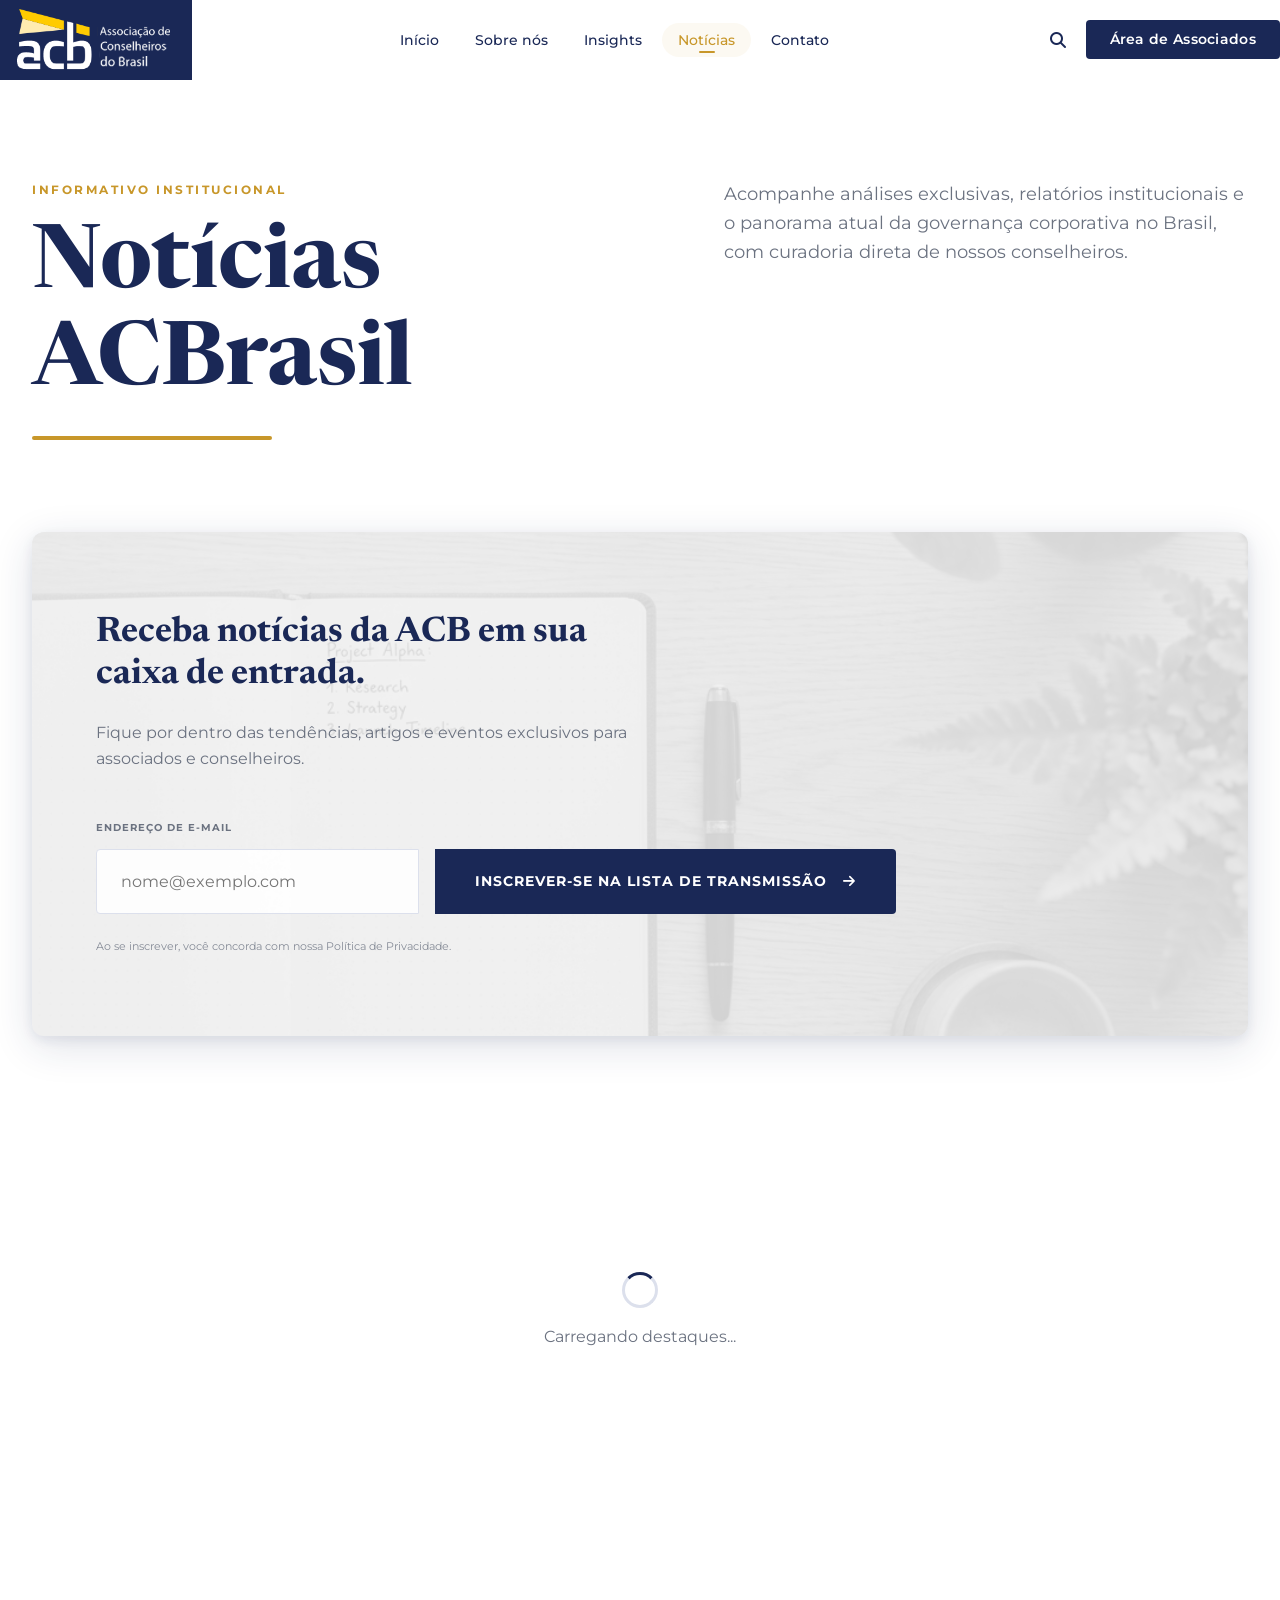
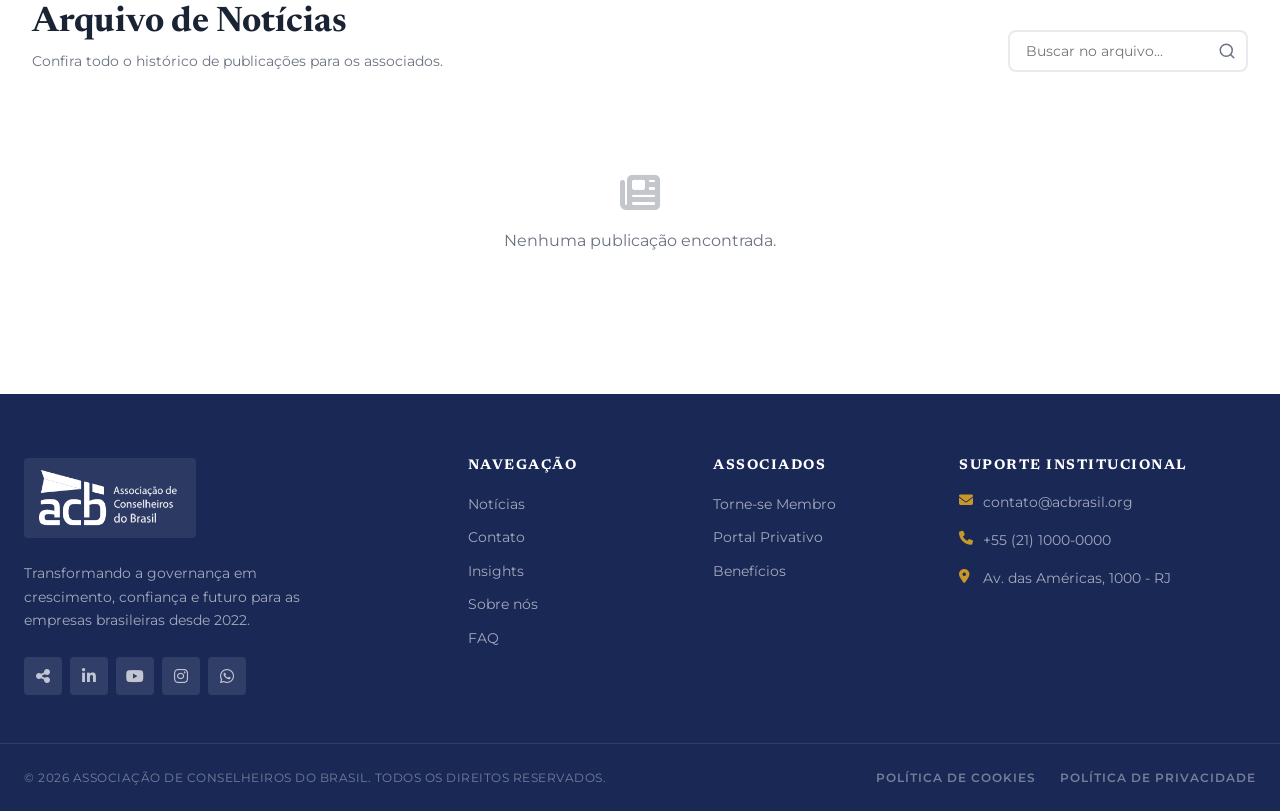
<file: HTML/newsletter.html>
<!DOCTYPE html>
<html lang="pt-BR">

<head>
  <meta charset="UTF-8" />
  <meta name="viewport" content="width=device-width, initial-scale=1.0" />
  <title>Notícias | ACBrasil - Associação de Conselheiros do Brasil</title>
  <link rel="icon" href="../images/favicon.ico" type="logo">

  <!-- Fontes principais -->
  <link rel="preconnect" href="https://fonts.googleapis.com" />
  <link rel="preconnect" href="https://fonts.gstatic.com" crossorigin />
  <link
    href="https://fonts.googleapis.com/css2?family=Inter:wght@400;500;600;700;800&family=Newsreader:ital,wght@0,400;0,600;0,700;1,400;1,600&family=Montserrat:wght@300;400;500;600;700&display=swap"
    rel="stylesheet" />

  <!-- Font Awesome para ícones -->
  <link rel="stylesheet" href="https://cdnjs.cloudflare.com/ajax/libs/font-awesome/6.5.1/css/all.min.css" />

  <!-- CSS principal -->
  <link rel="stylesheet" href="../CSS/global.css" />
  <link rel="stylesheet" href="../CSS/newsletter.css" />
</head>

<body>

  <!-- ===== BARRA DE BUSCA GLOBAL ===== -->
  <div class="busca-overlay" id="buscaOverlay" role="dialog" aria-label="Busca no site" aria-hidden="true">
    <div class="busca-container">
      <div class="busca-cabecalho">
        <span class="busca-titulo">O que você procura?</span>
        <button class="busca-fechar" id="buscaFechar" aria-label="Fechar busca">
          <i class="fa-solid fa-xmark"></i>
        </button>
      </div>
      <div class="busca-campo-wrapper">
        <i class="fa-solid fa-magnifying-glass busca-icone"></i>
        <label for="buscaInput" class="sr-only">Barra de busca do site</label>
        <input type="text" id="buscaInput" class="busca-campo" placeholder="Buscar páginas, conteúdos, associados..."
          autocomplete="off" />
      </div>
      <div class="busca-resultados" id="buscaResultados">
        <p class="busca-dica">Digite para buscar páginas e conteúdos do site.</p>
      </div>
    </div>
  </div>

  <!-- ===== NAVBAR ===== -->
  <header class="cabecalho" id="cabecalho">
    <nav class="navegacao" role="navigation" aria-label="Menu principal">

      <!-- Logo -->
      <a href="../index.html" class="logo" aria-label="ACB - Página inicial">
        <img src="../images/logo.png" alt="ACB - Associação de Conselheiros do Brasil" class="logo-imagem">
      </a>

      <!-- Links de navegação (desktop) -->
      <ul class="menu-lista" role="list">
        <li class="menu-item"><a href="../index.html" class="menu-link">Início</a></li>
        <li class="menu-item"><a href="sobre.html" class="menu-link">Sobre nós</a></li>
        <li class="menu-item"><a href="insights.html" class="menu-link">Insights</a></li>
        <li class="menu-item"><a href="newsletter.html" class="menu-link menu-link--ativo">Notícias</a></li>
        <li class="menu-item"><a href="contato.html" class="menu-link">Contato</a></li>
      </ul>

      <!-- Ações da navbar -->
      <div class="navbar-acoes">
        <button class="btn-busca" id="btnBusca" aria-label="Abrir busca">
          <i class="fa-solid fa-magnifying-glass"></i>
        </button>
        <a href="associe-se.html" class="btn-area-associados">Área de Associados</a>
        <button class="btn-menu-mobile" id="btnMenuMobile" aria-label="Abrir menu" aria-expanded="false">
          <span class="hamburguer-linha"></span>
          <span class="hamburguer-linha"></span>
          <span class="hamburguer-linha"></span>
        </button>
      </div>

    </nav>

    <!-- Menu Mobile -->
    <div class="menu-mobile" id="menuMobile" aria-hidden="true">
      <ul class="menu-mobile-lista" role="list">
        <li><a href="../index.html" class="menu-mobile-link">Início</a></li>
        <li><a href="sobre.html" class="menu-mobile-link">Sobre nós</a></li>
        <li><a href="insights.html" class="menu-mobile-link">Insights</a></li>
        <li><a href="newsletter.html" class="menu-mobile-link">Notícias</a></li>
        <li><a href="contato.html" class="menu-mobile-link">Contato</a></li>
        <li><a href="associe-se.html" class="menu-mobile-link menu-mobile-link--destaque">Área de Associados</a></li>
      </ul>
    </div>
  </header>

  <!-- ===== CONTEÚDO PRINCIPAL ===== -->
  <main>

    <!-- HERO -->
    <section class="hero" id="hero">
      <div class="hero__container">
        <div class="hero__grid">
          <div class="hero__left animacao-entrada" data-delay="1">
            <span class="hero__tag">INFORMATIVO INSTITUCIONAL</span>
            <h1 class="hero__title">Notícias <br><span class="hero__title--highlight">ACBrasil</span></h1>
            <div class="hero__title-bar"></div>
          </div>
          <div class="hero__right animacao-entrada" data-delay="2">
            <p class="hero__subtitle">Acompanhe análises exclusivas, relatórios institucionais e o panorama atual da
              governança corporativa no Brasil, com curadoria direta de nossos conselheiros.</p>
          </div>
        </div>
      </div>
    </section>

    <!-- NEWSLETTER SUBSCRIBE (DESIGN CARD) -->
    <section class="newsletter-subscribe" id="newsletter-subscribe">
      <div class="newsletter-subscribe__container">
        <div class="newsletter-subscribe__card animacao-entrada" data-delay="1">
          <div class="newsletter-subscribe__content">
            <h2 class="newsletter-subscribe__title">Receba notícias da ACB em sua <br> caixa de entrada.</h2>
            <p class="newsletter-subscribe__subtitle">Fique por dentro das tendências, artigos e eventos exclusivos para
              associados e conselheiros.</p>

            <form class="newsletter-subscribe__form" id="subscribeForm">
              <div class="newsletter-subscribe__field">
                <label for="emailInput" class="newsletter-subscribe__label">ENDEREÇO DE E-MAIL</label>
                <input type="email" class="newsletter-subscribe__input" id="emailInput" placeholder="nome@exemplo.com"
                  required>
              </div>
              <button type="submit" class="newsletter-subscribe__btn" id="subscribeBtn">
                INSCREVER-SE NA LISTA DE TRANSMISSÃO <i class="fas fa-arrow-right"></i>
              </button>
            </form>
            <p class="newsletter-subscribe__disclaimer">Ao se inscrever, você concorda com nossa Política de
              Privacidade.
            </p>
          </div>
        </div>
      </div>
    </section>

    <!-- TÓPICOS CURADOS -->
    <section class="curated" id="curated-topics">
      <div class="curated__container">
        <!-- Preenchido dinamicamente via newsletter.js -->
        <div style="text-align:center;padding:60px 20px;">
          <div class="archive__loading-spinner"></div>
          <p style="color:var(--cor-cinza-texto);margin-top:16px;">Carregando destaques...</p>
        </div>
      </div>
    </section>

    <!-- ARQUIVO DE NOTÍCIAS -->
    <section class="archive" id="archive">
      <div class="archive__container">

        <div class="archive__header">
          <div class="archive__header-text">
            <h2 class="archive__title">Arquivo de Notícias</h2>
            <p class="archive__subtitle">Confira todo o histórico de publicações para os associados.</p>
          </div>
          <div class="archive__controls">
            <div class="archive__pagination" id="pagination">
              <!-- Paginação gerada pelo newsletter.js -->
            </div>
            <div class="archive__search">
              <label for="searchInput" class="sr-only">Barra de busca do site</label>
              <input type="text" class="archive__search-input" id="searchInput" placeholder="Buscar no arquivo...">
              <svg class="archive__search-icon" xmlns="http://www.w3.org/2000/svg" width="18" height="18"
                viewBox="0 0 24 24" fill="none" stroke="currentColor" stroke-width="2" stroke-linecap="round"
                stroke-linejoin="round">
                <circle cx="11" cy="11" r="8" />
                <line x1="21" y1="21" x2="16.65" y2="16.65" />
              </svg>
            </div>
          </div>
        </div>

        <div class="archive__grid" id="archiveGrid">
          <!-- Cards gerados pelo newsletter.js -->
          <div style="grid-column:1/-1;text-align:center;padding:60px 20px;">
            <div class="archive__loading-spinner"></div>
            <p style="color:var(--cor-cinza-texto);margin-top:16px;">Carregando publicações...</p>
          </div>
        </div>
      </div>
    </section>


  </main>

  <!-- ===== RODAPÉ ===== -->
  <footer class="rodape">

    <div class="rodape-principal">

      <!-- Coluna de identidade -->
      <div class="rodape-identidade">
        <a href="../index.html" class="logo logo--rodape" aria-label="ACB - Página inicial">
          <img src="../images/logo-acb-fundo-transparente.png" alt="ACB - Associação de Conselheiros do Brasil"
            class="logo-imagem logo-imagem--rodape" />
        </a>
        <p class="rodape-descricao">
          Transformando a governança em crescimento, confiança e futuro para as empresas brasileiras desde 2022.
        </p>
        <div class="rodape-redes-sociais">
          <a href="#" class="rede-social-link" aria-label="Compartilhar">
            <i class="fa-solid fa-share-nodes"></i>
          </a>
          <a href="https://www.linkedin.com/company/associacao-de-conselheiros-do-brasil/" class="rede-social-link"
            aria-label="LinkedIn" target="_blank" rel="noopener noreferrer">
            <i class="fa-brands fa-linkedin-in"></i>
          </a>
          <a href="https://www.youtube.com/@acbrasil" class="rede-social-link" aria-label="YouTube" target="_blank"
            rel="noopener noreferrer">
            <i class="fa-brands fa-youtube"></i>
          </a>
          <a href="https://www.instagram.com/acbrasil.oficial/" class="rede-social-link" aria-label="Instagram"
            target="_blank" rel="noopener noreferrer">
            <i class="fa-brands fa-instagram"></i>
          </a>
          <a href="#" class="rede-social-link" aria-label="WhatsApp">
            <i class="fa-brands fa-whatsapp"></i>
          </a>
        </div>
      </div>

      <!-- Coluna de navegação -->
      <div class="rodape-coluna">
        <h2 class="rodape-titulo-coluna">Navegação</h2>
        <ul class="rodape-lista">
          <li><a href="newsletter.html" class="rodape-link">Notícias</a></li>
          <li><a href="contato.html" class="rodape-link">Contato</a></li>
          <li><a href="insights.html" class="rodape-link">Insights</a></li>
          <li><a href="sobre.html" class="rodape-link">Sobre nós</a></li>
          <li><a href="faq.html" class="rodape-link">FAQ</a></li>
        </ul>
      </div>

      <!-- Coluna de associados -->
      <div class="rodape-coluna">
        <h2 class="rodape-titulo-coluna">Associados</h2>
        <ul class="rodape-lista">
          <li><a href="associe-se.html" class="rodape-link">Torne-se Membro</a></li>
          <li><a href="#" class="rodape-link">Portal Privativo</a></li>
          <li><a href="#" class="rodape-link">Benefícios</a></li>
        </ul>
      </div>

      <!-- Coluna de suporte -->
      <div class="rodape-coluna">
        <h2 class="rodape-titulo-coluna">Suporte Institucional</h2>
        <ul class="rodape-lista rodape-lista--contato">
          <li>
            <i class="fa-solid fa-envelope"></i>
            <a href="mailto:contato@acbrasil.org" class="rodape-link">contato@acbrasil.org</a>
          </li>
          <li>
            <i class="fa-solid fa-phone"></i>
            <a href="tel:+5521100000000" class="rodape-link">+55 (21) 1000-0000</a>
          </li>
          <li>
            <i class="fa-solid fa-location-dot"></i>
            <span class="rodape-texto">Av. das Américas, 1000 - RJ</span>
          </li>
        </ul>
      </div>

    </div>

    <!-- Rodapé inferior -->
    <div class="rodape-inferior">
      <p class="rodape-direitos">© 2026 Associação de Conselheiros do Brasil. Todos os direitos reservados.</p>
      <div class="rodape-politicas">
        <a href="#" class="rodape-politica-link">Política de Cookies</a>
        <a href="#" class="rodape-politica-link">Política de Privacidade</a>
      </div>
    </div>

  </footer>

  <script src="../JS/global.js"></script>
  <script src="../JS/newsletter.js" defer></script>

</body>

</html>
</file>
<file: CSS/global.css>
/* ==========================================================================
   global.css — Estilos base reutilizáveis em todas as páginas
   OBS: Deve ser carregada primeiro!
   Inclui: tokens, reset, tipografia, scrollbar, animações utilitárias,
           navbar, busca overlay, rodapé, toast, barra de progresso,
           acessibilidade e preferência de movimento reduzido.
   ========================================================================== */

/* --------------------------------------------------------------------------
   1. VARIÁVEIS CSS (Design Tokens)
   -------------------------------------------------------------------------- */
:root {
  /* Cores principais */
  --cor-azul-escuro: #1a2856;
  --cor-azul-medio: #1e3375;
  --cor-dourado: #c8972a;
  --cor-dourado-claro: #e6b23a;
  --cor-dourado-hover: #f0c84a;
  --cor-branco: #ffffff;
  --cor-cinza-claro: #f5f6fa;
  --cor-cinza-medio: #e8eaf0;
  --cor-cinza-texto: #6b7280;
  --cor-texto-escuro: #1a2333;
  --cor-borda: #dce0ec;
  --cor-erro: #dc2626;
  --cor-sucesso: #16a34a;

  /* Tipografia */
  --fonte-titulo: 'Newsreader', Georgia, serif;
  --fonte-texto: 'Montserrat', sans-serif;

  /* Tamanhos de fonte */
  --texto-xs: 0.75rem;
  --texto-sm: 0.875rem;
  --texto-base: 1rem;
  --texto-md: 1.125rem;
  --texto-lg: 1.25rem;
  --texto-xl: 1.5rem;
  --texto-2xl: 2rem;
  --texto-3xl: 2.5rem;
  --texto-4xl: 3.25rem;

  /* Espaçamentos */
  --espaco-xs: 0.25rem;
  --espaco-sm: 0.5rem;
  --espaco-md: 1rem;
  --espaco-lg: 1.5rem;
  --espaco-xl: 2rem;
  --espaco-2xl: 3rem;
  --espaco-3xl: 4rem;
  --espaco-4xl: 6rem;

  /* Bordas */
  --raio-sm: 4px;
  --raio-md: 8px;
  --raio-lg: 12px;
  --raio-xl: 20px;
  --raio-full: 9999px;

  /* Sombras */
  --sombra-sm: 0 1px 3px rgba(26, 40, 86, 0.08), 0 1px 2px rgba(26, 40, 86, 0.04);
  --sombra-md: 0 4px 16px rgba(26, 40, 86, 0.10), 0 2px 4px rgba(26, 40, 86, 0.06);
  --sombra-lg: 0 10px 40px rgba(26, 40, 86, 0.14), 0 4px 12px rgba(26, 40, 86, 0.08);
  --sombra-xl: 0 20px 60px rgba(26, 40, 86, 0.18), 0 8px 20px rgba(26, 40, 86, 0.10);

  /* Transições */
  --transicao-rapida: 150ms ease;
  --transicao-media: 300ms cubic-bezier(0.4, 0, 0.2, 1);
  --transicao-lenta: 500ms cubic-bezier(0.4, 0, 0.2, 1);

  /* Navbar */
  --altura-navbar: 80px;

  /* Layout */
  --largura-max: 1280px;
  --section-padding: var(--espaco-4xl) 0;
}

/* --------------------------------------------------------------------------
   2. RESET & BASE
   -------------------------------------------------------------------------- */
*,
*::before,
*::after {
  box-sizing: border-box;
  margin: 0;
  padding: 0;
}



html {
  scroll-behavior: smooth;
  font-size: 16px;
}

body {
  font-family: var(--fonte-texto);
  color: var(--cor-texto-escuro);
  background-color: var(--cor-branco);
  line-height: 1.6;
  overflow-x: hidden;
  -webkit-font-smoothing: antialiased;
}

/* Tipografia Global para Títulos */
h1,
h2,
h3,
h4,
h5,
h6 {
  font-family: var(--fonte-titulo);
  color: var(--cor-azul-escuro);
  line-height: 1.2;
  font-weight: 700;
}

img {
  max-width: 100%;
  display: block;
}

a {
  text-decoration: none;
  color: inherit;
}

ul {
  list-style: none;
}

button {
  cursor: pointer;
  border: none;
  background: none;
  font-family: var(--fonte-texto);
}

input,
select,
textarea {
  font-family: var(--fonte-texto);
}

/* --------------------------------------------------------------------------
   3. SCROLLBAR PERSONALIZADA
   -------------------------------------------------------------------------- */
::-webkit-scrollbar {
  width: 8px;
}

::-webkit-scrollbar-track {
  background: var(--cor-cinza-claro);
}

::-webkit-scrollbar-thumb {
  background: linear-gradient(180deg, var(--cor-azul-medio), var(--cor-azul-escuro));
  border-radius: var(--raio-full);
  border: 2px solid var(--cor-cinza-claro);
}

::-webkit-scrollbar-thumb:hover {
  background: linear-gradient(180deg, var(--cor-dourado), var(--cor-dourado-claro));
}

/* Firefox */
* {
  scrollbar-width: thin;
  scrollbar-color: var(--cor-azul-medio) var(--cor-cinza-claro);
}

/* --------------------------------------------------------------------------
   4. COMPONENTES GLOBAIS (Botões, Containers, Seções)
   -------------------------------------------------------------------------- */

/* Container Centralizado */
.container {
  max-width: var(--largura-max);
  margin: 0 auto;
  padding: 0 var(--espaco-lg);
  width: 100%;
}

/* Seção Padrão */
.section {
  padding: var(--section-padding);
}

/* Botão Base */
.btn {
  display: inline-flex;
  align-items: center;
  justify-content: center;
  gap: var(--espaco-sm);
  padding: 0.85rem 2rem;
  border-radius: var(--raio-sm);
  font-family: var(--fonte-texto);
  font-size: var(--texto-sm);
  font-weight: 600;
  letter-spacing: 0.3px;
  text-transform: uppercase;
  cursor: pointer;
  border: 2px solid transparent;
  transition: all var(--transicao-media);
  text-decoration: none;
  white-space: nowrap;
}

.btn:hover {
  transform: translateY(-2px);
  box-shadow: var(--sombra-md);
}

.btn:active {
  transform: translateY(0);
}

/* Variantes de Botão */
.btn--primary {
  background-color: var(--cor-azul-escuro);
  color: var(--cor-branco);
}

.btn--primary:hover {
  background-color: var(--cor-azul-medio);
}

.btn--accent {
  background-color: var(--cor-dourado);
  color: var(--cor-azul-escuro);
}

.btn--accent:hover {
  background-color: var(--cor-dourado-hover);
  box-shadow: 0 4px 20px rgba(200, 151, 42, 0.4);
}

.btn--outline {
  background-color: transparent;
  border-color: var(--cor-azul-escuro);
  color: var(--cor-azul-escuro);
}

.btn--outline:hover {
  background-color: var(--cor-azul-escuro);
  color: var(--cor-branco);
}

.btn--ghost {
  background-color: transparent;
  color: var(--cor-azul-escuro);
  padding-left: 0;
  padding-right: 0;
}

.btn--ghost:hover {
  color: var(--cor-dourado);
  box-shadow: none;
  transform: translateX(4px);
}

/* --------------------------------------------------------------------------
   5. ANIMAÇÕES UTILITÁRIAS GLOBAIS
   -------------------------------------------------------------------------- */
@keyframes deslizarCima {
  from {
    opacity: 0;
    transform: translateY(40px);
  }

  to {
    opacity: 1;
    transform: translateY(0);
  }
}

@keyframes deslizarEsquerda {
  from {
    opacity: 0;
    transform: translateX(-30px);
  }

  to {
    opacity: 1;
    transform: translateX(0);
  }
}

@keyframes deslizarDireita {
  from {
    opacity: 0;
    transform: translateX(30px);
  }

  to {
    opacity: 1;
    transform: translateX(0);
  }
}

@keyframes aparecer {
  from {
    opacity: 0;
  }

  to {
    opacity: 1;
  }
}

@keyframes pulsarDourado {

  0%,
  100% {
    box-shadow: 0 0 0 0 rgba(200, 151, 42, 0.4);
  }

  50% {
    box-shadow: 0 0 0 8px rgba(200, 151, 42, 0);
  }
}

@keyframes girarEntrada {
  from {
    opacity: 0;
    transform: rotate(-5deg) scale(0.95);
  }

  to {
    opacity: 1;
    transform: rotate(0deg) scale(1);
  }
}

/* Animações exclusivas da navbar */
@keyframes navbarDescer {
  from {
    opacity: 0;
    transform: translateY(-100%);
  }

  to {
    opacity: 1;
    transform: translateY(0);
  }
}

@keyframes navItemAparecer {
  from {
    opacity: 0;
    transform: translateY(-12px);
  }

  to {
    opacity: 1;
    transform: translateY(0);
  }
}

@keyframes logoPulsar {
  0% {
    opacity: 0;
    transform: scale(0.8) rotate(-4deg);
  }

  60% {
    opacity: 1;
    transform: scale(1.06) rotate(1deg);
  }

  100% {
    opacity: 1;
    transform: scale(1) rotate(0deg);
  }
}

/* Barra de progresso de scroll */
@keyframes barraEntrada {
  from {
    opacity: 0;
  }

  to {
    opacity: 1;
  }
}

/* 5.1 SKELETON LOADING (Centralizado) */
.loading-skeleton,
.skeleton {
  background: linear-gradient(90deg, #f0f2f5 25%, #e8eaf0 50%, #f0f2f5 75%);
  background-size: 200% 100%;
  animation: skeleton-loading 1.5s infinite linear;
  border-radius: var(--raio-md);
  min-height: 1.2em;
}

@keyframes skeleton-loading {
  0% {
    background-position: 200% 0;
  }

  100% {
    background-position: -200% 0;
  }
}

/* Classe utilitária: revela elementos ao entrar na viewport (controlada via JS) */
.animacao-entrada {
  opacity: 0;
  transform: translateY(30px);
  transition: opacity 0.7s ease, transform 0.7s ease;
}

.animacao-entrada[data-delay="1"] {
  transition-delay: 0.1s;
}

.animacao-entrada[data-delay="2"] {
  transition-delay: 0.2s;
}

.animacao-entrada[data-delay="3"] {
  transition-delay: 0.35s;
}

.animacao-entrada[data-delay="4"] {
  transition-delay: 0.5s;
}

.animacao-entrada.visivel {
  opacity: 1;
  transform: translateY(0);
}

/* --------------------------------------------------------------------------
   5. BARRA DE PROGRESSO DE SCROLL
   -------------------------------------------------------------------------- */
.barra-progresso-scroll {
  position: fixed;
  top: 0;
  left: 0;
  height: 3px;
  width: 0%;
  background: linear-gradient(90deg, var(--cor-azul-medio), var(--cor-dourado), var(--cor-dourado-claro));
  z-index: 1001;
  transition: width 0.1s linear;
  border-radius: 0 var(--raio-full) var(--raio-full) 0;
  animation: barraEntrada 0.5s ease 0.8s both;
  box-shadow: 0 0 8px rgba(200, 151, 42, 0.5);
}

/* --------------------------------------------------------------------------
   6. NAVBAR / CABEÇALHO
   -------------------------------------------------------------------------- */
.cabecalho {
  position: fixed;
  top: 0;
  left: 0;
  right: 0;
  z-index: 1000;
  height: var(--altura-navbar);
  background: rgba(255, 255, 255, 0.97);
  backdrop-filter: blur(12px);
  -webkit-backdrop-filter: blur(12px);
  border-bottom: 1px solid transparent;
  transition: border-color var(--transicao-media),
    box-shadow var(--transicao-media),
    background var(--transicao-media);
  animation: navbarDescer 0.5s cubic-bezier(0.22, 1, 0.36, 1) both;
}

.cabecalho.rolando {
  border-color: var(--cor-borda);
  box-shadow: var(--sombra-md);
  background: rgba(255, 255, 255, 0.99);
}

.navegacao {
  display: flex;
  align-items: center;
  justify-content: space-between;
  height: 100%;
  max-width: 1280px;
  margin: 0 auto;

  gap: var(--espaco-xl);
}

/* --- Logo --- */
.logo-imagem {
  height: var(--altura-navbar);
  width: auto;
  display: block;
  object-fit: contain;
  background: var(--cor-azul-escuro);
  padding: 9px 17px;
}

.logo-imagem--rodape {
  height: 80px;
  width: auto;
  display: block;
  filter: brightness(0) invert(1);
  /* deixa branco no rodapé escuro */
  background: rgba(255, 255, 255, 0.08);
  padding: 12px 15px;
  border-radius: var(--raio-sm);
  transition: background var(--transicao-rapida);
}

.logo-imagem--rodape:hover {
  background: rgba(255, 255, 255, 0.12);
}


/* --- Menu principal (desktop) --- */
.menu-lista {
  display: none;
  align-items: center;
  gap: var(--espaco-xs);
}

/* Stagger de entrada dos itens do menu ao carregar a página */
.menu-item:nth-child(1) {
  animation: navItemAparecer 0.5s ease 0.45s both;
}

.menu-item:nth-child(2) {
  animation: navItemAparecer 0.5s ease 0.55s both;
}

.menu-item:nth-child(3) {
  animation: navItemAparecer 0.5s ease 0.65s both;
}

.menu-item:nth-child(4) {
  animation: navItemAparecer 0.5s ease 0.75s both;
}

.menu-item:nth-child(5) {
  animation: navItemAparecer 0.5s ease 0.85s both;
}

.menu-link {
  font-size: var(--texto-sm);
  font-weight: 500;
  color: var(--cor-azul-escuro);
  padding: var(--espaco-sm) var(--espaco-md);
  border-radius: var(--raio-full);
  position: relative;
  transition: color var(--transicao-rapida), background var(--transicao-rapida);
}

.menu-link::after {
  content: '';
  position: absolute;
  bottom: 4px;
  left: 50%;
  transform: translateX(-50%) scaleX(0);
  width: 16px;
  height: 2px;
  background: var(--cor-dourado);
  border-radius: var(--raio-full);
  transition: transform var(--transicao-media);
}

.menu-link:hover {
  color: var(--cor-dourado);
  background: rgba(200, 151, 42, 0.06);
}

.menu-link:hover::after {
  transform: translateX(-50%) scaleX(1);
}

.menu-link--ativo {
  color: var(--cor-dourado) !important;
  background: rgba(200, 151, 42, 0.06);
}

.menu-link--ativo::after {
  transform: translateX(-50%) scaleX(1) !important;
}

/* --- Ações da navbar --- */
.navbar-acoes {
  display: flex;
  align-items: center;
  gap: var(--espaco-sm);
  flex-shrink: 0;
}

.btn-busca {
  width: 40px;
  height: 40px;
  border-radius: var(--raio-full);
  display: flex;
  align-items: center;
  justify-content: center;
  color: var(--cor-azul-escuro);
  font-size: var(--texto-base);
  transition: background var(--transicao-rapida),
    color var(--transicao-rapida),
    transform var(--transicao-media);
  animation: navItemAparecer 0.5s ease 0.95s both;
}

.btn-busca:hover {
  background: var(--cor-cinza-claro);
  color: var(--cor-dourado);
  transform: scale(1.1);
}

.btn-area-associados {
  display: none;
  padding: var(--espaco-sm) var(--espaco-lg);
  background: var(--cor-azul-escuro);
  color: var(--cor-branco);
  font-size: var(--texto-sm);
  font-weight: 600;
  font-family: var(--fonte-texto);
  border-radius: var(--raio-sm);
  letter-spacing: 0.3px;
  transition: background var(--transicao-media),
    transform var(--transicao-rapida),
    box-shadow var(--transicao-media);
  animation: navItemAparecer 0.5s ease 1.05s both;
}

.btn-area-associados:hover {
  background: var(--cor-dourado);
  transform: translateY(-1px);
  box-shadow: var(--sombra-md);
}

/* --- Botão hamburguer (mobile) --- */
.btn-menu-mobile {
  width: 40px;
  height: 40px;
  display: flex;
  flex-direction: column;
  align-items: center;
  justify-content: center;
  gap: 5px;
  border-radius: var(--raio-sm);
  transition: background var(--transicao-rapida);
}

.btn-menu-mobile:hover {
  background: var(--cor-cinza-claro);
}

.hamburguer-linha {
  display: block;
  width: 22px;
  height: 2px;
  background: var(--cor-azul-escuro);
  border-radius: var(--raio-full);
  transition: transform var(--transicao-media),
    opacity var(--transicao-rapida),
    width var(--transicao-media);
  transform-origin: center;
}

.btn-menu-mobile.ativo .hamburguer-linha:nth-child(1) {
  transform: translateY(7px) rotate(45deg);
}

.btn-menu-mobile.ativo .hamburguer-linha:nth-child(2) {
  opacity: 0;
  transform: scaleX(0);
}

.btn-menu-mobile.ativo .hamburguer-linha:nth-child(3) {
  transform: translateY(-7px) rotate(-45deg);
}

/* --- Menu mobile --- */
.menu-mobile {
  background: var(--cor-branco);
  border-top: 1px solid var(--cor-borda);
  max-height: 0;
  overflow: hidden;
  transition: max-height var(--transicao-lenta), opacity var(--transicao-media);
  opacity: 0;
}

.menu-mobile.ativo {
  max-height: 400px;
  opacity: 1;
}

.menu-mobile-lista {
  padding: var(--espaco-md) var(--espaco-lg) var(--espaco-lg);
  display: flex;
  flex-direction: column;
  gap: var(--espaco-xs);
  max-width: 1280px;
  margin: 0 auto;
}

.menu-mobile-link {
  display: block;
  padding: var(--espaco-sm) var(--espaco-md);
  font-size: var(--texto-base);
  font-weight: 500;
  color: var(--cor-azul-escuro);
  border-radius: var(--raio-md);
  transition: background var(--transicao-rapida),
    color var(--transicao-rapida),
    transform var(--transicao-rapida);
}

.menu-mobile-link:hover {
  background: var(--cor-cinza-claro);
  color: var(--cor-dourado);
  transform: translateX(4px);
}

.menu-mobile-link--destaque {
  margin-top: var(--espaco-sm);
  background: var(--cor-azul-escuro);
  color: var(--cor-branco);
  text-align: center;
  font-weight: 600;
  letter-spacing: 0.3px;
}

.menu-mobile-link--destaque:hover {
  background: var(--cor-dourado);
  color: var(--cor-branco);
  transform: none;
}

/* --------------------------------------------------------------------------
   7. BUSCA OVERLAY
   -------------------------------------------------------------------------- */
.busca-overlay {
  position: fixed;
  inset: 0;
  z-index: 2000;
  background: rgba(10, 18, 45, 0.85);
  backdrop-filter: blur(8px);
  -webkit-backdrop-filter: blur(8px);
  display: flex;
  align-items: flex-start;
  justify-content: center;
  padding: calc(var(--altura-navbar) + var(--espaco-xl)) var(--espaco-lg) var(--espaco-xl);
  opacity: 0;
  pointer-events: none;
  transition: opacity var(--transicao-media);
}

.busca-overlay.ativo {
  opacity: 1;
  pointer-events: all;
}

.busca-container {
  width: 100%;
  max-width: 680px;
  background: var(--cor-branco);
  border-radius: var(--raio-xl);
  padding: var(--espaco-xl);
  box-shadow: var(--sombra-xl);
  transform: translateY(-20px) scale(0.97);
  transition: transform var(--transicao-media);
}

.busca-overlay.ativo .busca-container {
  transform: translateY(0) scale(1);
}

.busca-cabecalho {
  display: flex;
  align-items: center;
  justify-content: space-between;
  margin-bottom: var(--espaco-lg);
}

.busca-titulo {
  font-family: var(--fonte-titulo);
  font-size: var(--texto-xl);
  color: var(--cor-azul-escuro);
  font-style: italic;
}

.busca-fechar {
  width: 36px;
  height: 36px;
  border-radius: var(--raio-full);
  background: var(--cor-cinza-claro);
  color: var(--cor-texto-escuro);
  font-size: var(--texto-base);
  display: flex;
  align-items: center;
  justify-content: center;
  transition: background var(--transicao-rapida),
    color var(--transicao-rapida),
    transform var(--transicao-media);
}

.busca-fechar:hover {
  background: var(--cor-azul-escuro);
  color: var(--cor-branco);
  transform: rotate(90deg);
}

.busca-campo-wrapper {
  position: relative;
  margin-bottom: var(--espaco-lg);
}

.busca-icone {
  position: absolute;
  left: var(--espaco-lg);
  top: 50%;
  transform: translateY(-50%);
  color: var(--cor-dourado);
  font-size: var(--texto-md);
  pointer-events: none;
}

.busca-campo {
  width: 100%;
  padding: var(--espaco-md) var(--espaco-lg) var(--espaco-md) calc(var(--espaco-lg) + 28px);
  border: 2px solid var(--cor-borda);
  border-radius: var(--raio-lg);
  font-size: var(--texto-md);
  font-family: var(--fonte-texto);
  color: var(--cor-texto-escuro);
  background: var(--cor-cinza-claro);
  outline: none;
  transition: border-color var(--transicao-media), box-shadow var(--transicao-media);
}

.busca-campo:focus {
  border-color: var(--cor-azul-medio);
  box-shadow: 0 0 0 4px rgba(30, 51, 117, 0.1);
  background: var(--cor-branco);
}

.busca-resultados {
  max-height: 320px;
  overflow-y: auto;
}

.busca-dica {
  font-size: var(--texto-sm);
  color: var(--cor-cinza-texto);
  text-align: center;
  padding: var(--espaco-md) 0;
}

.busca-resultado-item {
  display: flex;
  align-items: flex-start;
  gap: var(--espaco-md);
  padding: var(--espaco-md);
  border-radius: var(--raio-md);
  cursor: pointer;
  transition: background var(--transicao-rapida);
  border-bottom: 1px solid var(--cor-borda);
  animation: deslizarCima 0.3s ease both;
}

.busca-resultado-item:last-child {
  border-bottom: none;
}

.busca-resultado-item:hover {
  background: var(--cor-cinza-claro);
}

.busca-resultado-icone {
  width: 36px;
  height: 36px;
  background: linear-gradient(135deg, var(--cor-azul-escuro), var(--cor-azul-medio));
  border-radius: var(--raio-sm);
  display: flex;
  align-items: center;
  justify-content: center;
  color: var(--cor-branco);
  font-size: var(--texto-sm);
  flex-shrink: 0;
}

.busca-resultado-conteudo {
  flex: 1;
}

.busca-resultado-titulo {
  font-size: var(--texto-sm);
  font-weight: 600;
  color: var(--cor-azul-escuro);
  margin-bottom: 2px;
}

.busca-resultado-descricao {
  font-size: var(--texto-xs);
  color: var(--cor-cinza-texto);
  line-height: 1.4;
}

.busca-resultado-tag {
  font-size: var(--texto-xs);
  font-weight: 600;
  color: var(--cor-dourado);
  background: rgba(200, 151, 42, 0.1);
  padding: 2px 8px;
  border-radius: var(--raio-full);
  white-space: nowrap;
  flex-shrink: 0;
}

.busca-sem-resultado {
  text-align: center;
  padding: var(--espaco-xl) 0;
  color: var(--cor-cinza-texto);
  font-size: var(--texto-sm);
}

.busca-sem-resultado i {
  display: block;
  font-size: var(--texto-2xl);
  margin-bottom: var(--espaco-sm);
  color: var(--cor-borda);
}

/* --------------------------------------------------------------------------
   8. RODAPÉ
   -------------------------------------------------------------------------- */
.rodape {
  background: var(--cor-azul-escuro);
  color: var(--cor-branco);

}

.rodape-principal {
  max-width: 1280px;
  margin: 0 auto;
  padding: var(--espaco-3xl) var(--espaco-lg) var(--espaco-2xl);
  display: grid;
  grid-template-columns: 1fr;
  gap: var(--espaco-2xl);
}

.rodape-identidade {
  display: flex;
  flex-direction: column;
  gap: var(--espaco-lg);
}



.rodape-descricao {
  font-size: var(--texto-sm);
  color: rgba(255, 255, 255, 0.6);
  line-height: 1.7;
  max-width: 280px;
}

.rodape-redes-sociais {
  display: flex;
  gap: var(--espaco-sm);
  flex-wrap: wrap;
}

.rede-social-link {
  width: 38px;
  height: 38px;
  border-radius: var(--raio-sm);
  background: rgba(255, 255, 255, 0.1);
  display: flex;
  align-items: center;
  justify-content: center;
  font-size: var(--texto-base);
  color: rgba(255, 255, 255, 0.7);
  transition: background var(--transicao-media),
    color var(--transicao-rapida),
    transform var(--transicao-media);
}

.rede-social-link:hover {
  background: var(--cor-dourado);
  color: var(--cor-branco);
  transform: translateY(-3px);
}

.rodape-titulo-coluna {
  font-size: var(--texto-sm);
  font-weight: 700;
  letter-spacing: 1.5px;
  text-transform: uppercase;
  color: var(--cor-branco);
  margin-bottom: var(--espaco-md);
}

.rodape-lista {
  display: flex;
  flex-direction: column;
  gap: var(--espaco-sm);
}

.rodape-link {
  font-size: var(--texto-sm);
  color: rgba(255, 255, 255, 0.6);
  transition: color var(--transicao-rapida), padding-left var(--transicao-media);
}

.rodape-link:hover {
  color: var(--cor-dourado-claro);
  padding-left: 6px;
}

.rodape-lista--contato {
  gap: var(--espaco-md);
}

.rodape-lista--contato li {
  display: flex;
  align-items: flex-start;
  gap: var(--espaco-sm);
}

.rodape-lista--contato i {
  color: var(--cor-dourado);
  font-size: var(--texto-sm);
  width: 16px;
  flex-shrink: 0;
  margin-top: 2px;
}

.rodape-texto {
  font-size: var(--texto-sm);
  color: rgba(255, 255, 255, 0.6);
}

.rodape-inferior {
  border-top: 1px solid rgba(255, 255, 255, 0.1);
  max-width: 1280px;
  margin: 0 auto;
  padding: var(--espaco-lg) var(--espaco-lg);
  display: flex;
  flex-direction: column;
  gap: var(--espaco-sm);
  align-items: center;
  text-align: center;
}

.rodape-direitos {
  font-size: var(--texto-xs);
  color: rgba(255, 255, 255, 0.4);
  letter-spacing: 0.5px;
  text-transform: uppercase;
}

.rodape-politicas {
  display: flex;
  gap: var(--espaco-lg);
  flex-wrap: wrap;
  justify-content: center;
}

.rodape-politica-link {
  font-size: var(--texto-xs);
  font-weight: 600;
  letter-spacing: 1px;
  text-transform: uppercase;
  color: rgba(255, 255, 255, 0.4);
  transition: color var(--transicao-rapida);
}

.rodape-politica-link:hover {
  color: var(--cor-dourado-claro);
}

/* --------------------------------------------------------------------------
   8.1. BOTÃO VOLTAR AO TOPO
   -------------------------------------------------------------------------- */
.back-to-top {
  position: fixed;
  right: 0;
  bottom: 150px;
  background-color: var(--cor-dourado);
  color: var(--cor-branco);
  width: 44px;
  height: 44px;
  display: flex;
  align-items: center;
  justify-content: center;
  border-radius: var(--raio-sm) 0 0 var(--raio-sm);
  box-shadow: var(--sombra-md);
  z-index: 500;
  cursor: pointer;
  transition: all var(--transicao-media);
  opacity: 0;
  visibility: hidden;
}

.back-to-top:hover {
  background-color: #a67c22;
  padding-right: 10px;
}

/* --------------------------------------------------------------------------
   9. TOAST DE NOTIFICAÇÃO
   -------------------------------------------------------------------------- */
.toast {
  position: fixed;
  bottom: var(--espaco-xl);
  left: 50%;
  transform: translateX(-50%) translateY(100px);
  z-index: 3000;
  background: var(--cor-azul-escuro);
  color: var(--cor-branco);
  padding: var(--espaco-md) var(--espaco-xl);
  border-radius: var(--raio-full);
  display: flex;
  align-items: center;
  gap: var(--espaco-sm);
  font-size: var(--texto-sm);
  font-weight: 500;
  box-shadow: var(--sombra-xl);
  transition: transform var(--transicao-lenta), opacity var(--transicao-media);
  opacity: 0;
  pointer-events: none;
  white-space: nowrap;
}

.toast.visivel {
  transform: translateX(-50%) translateY(0);
  opacity: 1;
  pointer-events: all;
}

.toast.toast--sucesso {
  background: var(--cor-sucesso);
}

.toast.toast--erro {
  background: var(--cor-erro);
}

.toast-icone {
  font-size: var(--texto-md);
}

/* --------------------------------------------------------------------------
   10. RESPONSIVIDADE GLOBAL — TABLET (≥ 640px)
   -------------------------------------------------------------------------- */
@media (min-width: 640px) {
  .rodape-principal {
    grid-template-columns: 1fr 1fr;
  }

  .rodape-inferior {
    flex-direction: row;
    justify-content: space-between;
    text-align: left;
  }
}

/* --------------------------------------------------------------------------
   11. RESPONSIVIDADE GLOBAL — DESKTOP MÉDIO (≥ 768px)
   -------------------------------------------------------------------------- */
@media (min-width: 768px) {
  .menu-lista {
    display: flex;
  }

  .btn-area-associados {
    display: inline-flex;
  }

  .btn-menu-mobile {
    display: none;
  }
}

/* --------------------------------------------------------------------------
   12. RESPONSIVIDADE GLOBAL — DESKTOP GRANDE (≥ 1024px)
   -------------------------------------------------------------------------- */
@media (min-width: 1024px) {
  .rodape-principal {
    grid-template-columns: 2fr 1fr 1fr 1.5fr;
  }
}

/* --------------------------------------------------------------------------
   13. ACESSIBILIDADE — FOCO VISÍVEL
   -------------------------------------------------------------------------- */
:focus-visible {
  outline: 2px solid var(--cor-dourado);
  outline-offset: 3px;
  border-radius: var(--raio-sm);
}

/* --------------------------------------------------------------------------
   14. PREFERÊNCIA DE MOVIMENTO REDUZIDO
   -------------------------------------------------------------------------- */
@media (prefers-reduced-motion: reduce) {

  *,
  *::before,
  *::after {
    animation-duration: 0.01ms !important;
    transition-duration: 0.01ms !important;
  }

  .animacao-entrada {
    opacity: 1;
    transform: none;
  }
}
</file>
<file: CSS/associe-se.css>
/* ==========================================================================
   ACB - Associação de Conselheiros do Brasil
   associe-se.css — Estilos exclusivos da página Associe-se
   Depende de: global.css (deve ser carregado antes)
   ========================================================================== */

/* --------------------------------------------------------------------------
   1. LAYOUT PRINCIPAL DA PÁGINA
   -------------------------------------------------------------------------- */
.conteudo-principal {
  padding-top: var(--altura-navbar);
}

/* --------------------------------------------------------------------------
   2. SEÇÃO HERO
   -------------------------------------------------------------------------- */
.secao-hero {
  position: relative;
  overflow: hidden;
  background: var(--cor-cinza-claro);
  padding: 0 var(--espaco-lg);
  display: flex;
  min-height: 100vh;
  align-items: stretch;
}

.hero-caixa-conteudo {
  position: relative;
  z-index: 1;
  background: var(--cor-branco);
  max-width: 1280px;
  width: 100%;
  margin: 0 auto;
  padding: var(--espaco-3xl) var(--espaco-2xl);
  box-shadow: var(--sombra-lg);
}

.hero-grade {
  max-width: 1280px;
  margin: 0 auto;
  display: grid;
  grid-template-columns: 1fr;
  gap: var(--espaco-2xl);
}

/* --------------------------------------------------------------------------
   3. COLUNA ESQUERDA (Textos e Categorias)
   -------------------------------------------------------------------------- */
.hero-coluna-esquerda {
  display: flex;
  flex-direction: column;
  gap: var(--espaco-xl);
}

/* Rótulo de seção */
.rotulo-secao {
  display: inline-block;
  font-size: var(--texto-xs);
  font-weight: 700;
  letter-spacing: 2px;
  text-transform: uppercase;
  color: var(--cor-dourado);
}

/* Título hero */
.hero-titulo {
  font-family: var(--fonte-titulo);
  font-size: var(--texto-3xl);
  font-weight: 700;
  line-height: 1.15;
  color: var(--cor-azul-escuro);
  letter-spacing: -0.5px;
}

.hero-titulo-destaque {
  font-style: italic;
  color: var(--cor-dourado);
  font-weight: 600;
}

/* Descrição */
.hero-descricao {
  font-size: var(--texto-base);
  color: var(--cor-cinza-texto);
  line-height: 1.75;
  max-width: 520px;
}

/* --------------------------------------------------------------------------
   4. CARD DE ÉTICA
   -------------------------------------------------------------------------- */
.card-etica {
  display: flex;
  background: var(--cor-cinza-claro);
  border-radius: var(--raio-lg);
  overflow: hidden;
  transition: transform var(--transicao-media), box-shadow var(--transicao-media);
}

.card-etica:hover {
  transform: translateY(-3px);
  box-shadow: var(--sombra-md);
}

.card-etica-barra {
  width: 4px;
  background: linear-gradient(180deg, var(--cor-dourado), var(--cor-dourado-claro));
  flex-shrink: 0;
}

.card-etica-conteudo {
  padding: var(--espaco-lg) var(--espaco-xl);
}

.card-etica-titulo {
  font-family: var(--fonte-titulo);
  font-size: var(--texto-lg);
  font-weight: 600;
  color: var(--cor-azul-escuro);
  margin-bottom: var(--espaco-sm);
}

.card-etica-texto {
  font-size: var(--texto-sm);
  color: var(--cor-cinza-texto);
  line-height: 1.7;
  margin-bottom: var(--espaco-md);
}

.card-etica-link {
  display: inline-flex;
  align-items: center;
  gap: var(--espaco-sm);
  font-size: var(--texto-xs);
  font-weight: 700;
  letter-spacing: 1.5px;
  text-transform: uppercase;
  color: var(--cor-dourado);
  transition: gap var(--transicao-media), opacity var(--transicao-rapida);
}

.card-etica-link:hover {
  gap: var(--espaco-md);
  opacity: 0.8;
}

/* --------------------------------------------------------------------------
   5. CATEGORIAS DE ASSOCIADOS
   -------------------------------------------------------------------------- */
.categorias {
  display: flex;
  flex-direction: column;
  gap: var(--espaco-lg);
}

.categorias-cabecalho {
  display: flex;
  align-items: center;
  gap: var(--espaco-md);
}

.categorias-linha-decorativa {
  width: 40px;
  height: 2px;
  background: var(--cor-dourado);
  flex-shrink: 0;
}

.categorias-titulo {
  font-family: var(--fonte-titulo);
  font-size: var(--texto-xl);
  font-weight: 600;
  color: var(--cor-azul-escuro);
  font-style: italic;
}

.categoria-item {
  display: flex;
  gap: var(--espaco-md);
  padding: var(--espaco-lg);
  border-radius: var(--raio-lg);
  border: 1px solid var(--cor-borda);
  background: var(--cor-branco);
  transition: border-color var(--transicao-media),
              transform var(--transicao-media),
              box-shadow var(--transicao-media);
  cursor: default;
}

.categoria-item:hover {
  border-color: var(--cor-dourado);
  transform: translateX(4px);
  box-shadow: var(--sombra-sm);
}

.categoria-icone {
  width: 42px;
  height: 42px;
  border-radius: var(--raio-md);
  display: flex;
  align-items: center;
  justify-content: center;
  font-size: var(--texto-md);
  flex-shrink: 0;
  transition: transform var(--transicao-media);
}

.categoria-item[data-tipo="mantenedor"] .categoria-icone {
  background: rgba(200, 151, 42, 0.12);
  color: var(--cor-dourado);
}

.categoria-item[data-tipo="efetivo"] .categoria-icone {
  background: rgba(30, 51, 117, 0.1);
  color: var(--cor-azul-medio);
}

.categoria-item[data-tipo="benemerito"] .categoria-icone {
  background: rgba(200, 151, 42, 0.12);
  color: var(--cor-dourado-claro);
}

.categoria-item:hover .categoria-icone {
  transform: scale(1.1) rotate(-5deg);
}

.categoria-nome {
  font-family: var(--fonte-texto);
  font-size: var(--texto-base);
  font-weight: 600;
  color: var(--cor-azul-escuro);
  margin-bottom: var(--espaco-xs);
}

.categoria-descricao {
  font-size: var(--texto-sm);
  color: var(--cor-cinza-texto);
  line-height: 1.65;
}

/* --------------------------------------------------------------------------
   6. COLUNA DIREITA — CARD DO FORMULÁRIO
   -------------------------------------------------------------------------- */
.hero-coluna-direita {
  width: 100%;
}

/* Animação de tremedeira ao enviar com dados inválidos */
@keyframes tremedeira {
  0%   { transform: translateX(0); }
  10%  { transform: translateX(-8px) rotate(-1deg); }
  20%  { transform: translateX(8px) rotate(1deg); }
  30%  { transform: translateX(-7px) rotate(-0.8deg); }
  40%  { transform: translateX(7px) rotate(0.8deg); }
  50%  { transform: translateX(-5px) rotate(-0.5deg); }
  60%  { transform: translateX(5px) rotate(0.5deg); }
  70%  { transform: translateX(-3px); }
  80%  { transform: translateX(3px); }
  90%  { transform: translateX(-1px); }
  100% { transform: translateX(0); }
}

.formulario-card.tremendo {
  animation: tremedeira 0.55s cubic-bezier(0.36, 0.07, 0.19, 0.97) both;
}

.formulario-card {
  background: var(--cor-branco);
  border-radius: var(--raio-xl);
  padding: var(--espaco-xl) var(--espaco-lg);
  box-shadow: var(--sombra-xl);
  border: 1px solid var(--cor-borda);
  position: relative;
  overflow: hidden;
}

.formulario-card::before {
  content: '';
  position: absolute;
  top: 0;
  left: 0;
  right: 0;
  height: 4px;
  background: linear-gradient(90deg, var(--cor-azul-escuro), var(--cor-dourado), var(--cor-azul-medio));
}

.formulario-cabecalho {
  text-align: center;
  margin-bottom: var(--espaco-xl);
}

.formulario-titulo {
  font-family: var(--fonte-titulo);
  font-size: var(--texto-2xl);
  font-weight: 700;
  color: var(--cor-azul-escuro);
  margin-bottom: var(--espaco-sm);
}

.formulario-linha-dourada {
  display: block;
  width: 48px;
  height: 3px;
  background: var(--cor-dourado);
  border-radius: var(--raio-full);
  margin: 0 auto var(--espaco-md);
}

.formulario-subtitulo {
  font-size: var(--texto-xs);
  font-weight: 700;
  letter-spacing: 2.5px;
  text-transform: uppercase;
  color: var(--cor-cinza-texto);
}

/* --------------------------------------------------------------------------
   7. CAMPOS DO FORMULÁRIO
   -------------------------------------------------------------------------- */
.formulario-adesao {
  display: flex;
  flex-direction: column;
  gap: var(--espaco-lg);
}

.campos-linha {
  display: grid;
  grid-template-columns: 1fr;
  gap: var(--espaco-md);
}

.campo-grupo {
  display: flex;
  flex-direction: column;
  gap: 6px;
}

.campo-label {
  font-size: var(--texto-xs);
  font-weight: 700;
  letter-spacing: 1.5px;
  text-transform: uppercase;
  color: var(--cor-azul-escuro);
}

.campo-input {
  padding: var(--espaco-sm) var(--espaco-md);
  border: 1.5px solid var(--cor-borda);
  border-radius: var(--raio-md);
  font-size: var(--texto-sm);
  font-family: var(--fonte-texto);
  color: var(--cor-texto-escuro);
  background: var(--cor-cinza-claro);
  outline: none;
  transition: border-color var(--transicao-media),
              box-shadow var(--transicao-media),
              background var(--transicao-rapida);
  width: 100%;
}

.campo-input::placeholder {
  color: #aab0c2;
  font-size: var(--texto-sm);
}

.campo-input:focus {
  border-color: var(--cor-azul-medio);
  box-shadow: 0 0 0 3px rgba(30, 51, 117, 0.1);
  background: var(--cor-branco);
}

.campo-input.invalido {
  border-color: var(--cor-erro);
  box-shadow: 0 0 0 3px rgba(220, 38, 38, 0.08);
}

.campo-input.valido {
  border-color: var(--cor-sucesso);
  box-shadow: 0 0 0 3px rgba(22, 163, 74, 0.08);
}

/* Select personalizado */
.select-wrapper {
  position: relative;
}

.campo-select {
  appearance: none;
  -webkit-appearance: none;
  padding-right: var(--espaco-2xl);
  cursor: pointer;
}

.select-icone {
  position: absolute;
  right: var(--espaco-md);
  top: 50%;
  transform: translateY(-50%);
  color: var(--cor-azul-escuro);
  font-size: var(--texto-xs);
  pointer-events: none;
  transition: transform var(--transicao-media);
}

.select-wrapper:focus-within .select-icone {
  transform: translateY(-50%) rotate(180deg);
}

/* Mensagem de erro do campo */
.campo-erro {
  font-size: var(--texto-xs);
  color: var(--cor-erro);
  font-weight: 500;
  display: none;
  animation: deslizarCima 0.2s ease;
}

.campo-erro.visivel {
  display: block;
}

/* --------------------------------------------------------------------------
   8. CHECKBOX E TERMOS
   -------------------------------------------------------------------------- */
.campo-termos {
  display: flex;
  flex-direction: column;
  gap: var(--espaco-xs);
}

.checkbox-container {
  display: flex;
  align-items: flex-start;
  gap: var(--espaco-sm);
  cursor: pointer;
}

.checkbox-container input[type="checkbox"] {
  position: absolute;
  opacity: 0;
  width: 0;
  height: 0;
}

.checkbox-visual {
  width: 20px;
  height: 20px;
  border: 2px solid var(--cor-borda);
  border-radius: var(--raio-sm);
  background: var(--cor-cinza-claro);
  flex-shrink: 0;
  display: flex;
  align-items: center;
  justify-content: center;
  transition: border-color var(--transicao-media),
              background var(--transicao-media),
              transform var(--transicao-rapida);
  margin-top: 2px;
}

.checkbox-visual::after {
  content: '\f00c';
  font-family: 'Font Awesome 6 Free';
  font-weight: 900;
  font-size: 11px;
  color: var(--cor-branco);
  opacity: 0;
  transform: scale(0.5);
  transition: opacity var(--transicao-media), transform var(--transicao-media);
}

.checkbox-container input:checked + .checkbox-visual {
  background: var(--cor-azul-escuro);
  border-color: var(--cor-azul-escuro);
  transform: scale(1.05);
}

.checkbox-container input:checked + .checkbox-visual::after {
  opacity: 1;
  transform: scale(1);
}

.checkbox-container:hover .checkbox-visual {
  border-color: var(--cor-azul-medio);
}

.checkbox-texto {
  font-size: var(--texto-sm);
  color: var(--cor-cinza-texto);
  line-height: 1.5;
}

.link-termos {
  color: var(--cor-azul-escuro);
  font-weight: 600;
  text-decoration: underline;
  text-decoration-color: transparent;
  text-underline-offset: 2px;
  transition: text-decoration-color var(--transicao-rapida);
}

.link-termos:hover {
  text-decoration-color: var(--cor-azul-escuro);
}

.campo-erro--termos {
  padding-left: 28px;
}

/* --------------------------------------------------------------------------
   9. BOTÃO DE ENVIO
   -------------------------------------------------------------------------- */
.btn-enviar {
  display: flex;
  align-items: center;
  justify-content: center;
  gap: var(--espaco-sm);
  width: 100%;
  padding: var(--espaco-md) var(--espaco-xl);
  background: var(--cor-azul-escuro);
  color: var(--cor-branco);
  font-family: var(--fonte-texto);
  font-size: var(--texto-sm);
  font-weight: 700;
  letter-spacing: 1.5px;
  text-transform: uppercase;
  border-radius: var(--raio-md);
  border: 2px solid transparent;
  transition: background var(--transicao-media),
              transform var(--transicao-rapida),
              box-shadow var(--transicao-media),
              border-color var(--transicao-media);
  position: relative;
  overflow: hidden;
}

/* Efeito shimmer ao passar o mouse */
.btn-enviar::before {
  content: '';
  position: absolute;
  top: 0;
  left: -100%;
  width: 100%;
  height: 100%;
  background: linear-gradient(90deg, transparent, rgba(255,255,255,0.12), transparent);
  transition: left 0.6s ease;
}

.btn-enviar:hover::before {
  left: 100%;
}

.btn-enviar:hover {
  background: var(--cor-dourado);
  transform: translateY(-2px);
  box-shadow: 0 6px 20px rgba(200, 151, 42, 0.4);
}

.btn-enviar:active {
  transform: translateY(0);
  box-shadow: none;
}

.btn-enviar-icone {
  transition: transform var(--transicao-media);
}

.btn-enviar:hover .btn-enviar-icone {
  transform: translateX(4px);
}

/* Nota de privacidade */
.formulario-nota {
  font-size: var(--texto-xs);
  color: var(--cor-cinza-texto);
  text-align: center;
  font-style: italic;
}

/* --------------------------------------------------------------------------
   10. RESPONSIVIDADE — TABLET (≥ 640px)
   -------------------------------------------------------------------------- */
@media (min-width: 640px) {
  .campos-linha {
    grid-template-columns: 1fr 1fr;
  }

  .campos-linha--tres {
    grid-template-columns: 1fr 100px 1fr;
  }

  .formulario-card {
    padding: var(--espaco-2xl);
  }
}

/* --------------------------------------------------------------------------
   11. RESPONSIVIDADE — DESKTOP MÉDIO (≥ 768px)
   -------------------------------------------------------------------------- */
@media (min-width: 768px) {
  .hero-titulo {
    font-size: var(--texto-4xl);
  }

  .hero-grade {
    grid-template-columns: 1fr 1fr;
    gap: var(--espaco-3xl);
    align-items: start;
  }

  .secao-hero {
    padding: 0 var(--espaco-xl);
  }
}

/* --------------------------------------------------------------------------
   12. RESPONSIVIDADE — DESKTOP GRANDE (≥ 1024px)
   -------------------------------------------------------------------------- */
@media (min-width: 1024px) {
  .hero-grade {
    grid-template-columns: 1fr 516px;
    gap: var(--espaco-4xl);
  }

  /* Formulário sticky sem scroll interno, próximo à navbar */
  .hero-coluna-direita {
    position: sticky;
    top: calc(var(--altura-navbar) + var(--espaco-sm));
    overflow-y: visible;
    max-height: none;
  }
}

/* --------------------------------------------------------------------------
   13. RESPONSIVIDADE — DESKTOP XL (≥ 1280px)
   -------------------------------------------------------------------------- */
@media (min-width: 1280px) {
  .secao-hero {
    padding: 0 var(--espaco-xl);
  }
}
</file>
<file: CSS/contato.css>
/* =========================================================
   CONTATO.CSS
   Versão desktop-first mais rígida, focada em fidelidade
   visual com a referência.
   Usa os tokens definidos em global.css
========================================================= */

/* =========================
   ACESSIBILIDADE
========================= */
.skip-link {
  position: absolute;
  top: -48px;
  left: 16px;
  background: var(--cor-texto-escuro);
  color: var(--cor-branco);
  padding: 10px 16px;
  z-index: 9999;
  border-radius: var(--raio-sm);
}

.skip-link:focus {
  top: 10px;
}

a:focus-visible,
button:focus-visible,
input:focus-visible,
select:focus-visible,
textarea:focus-visible {
  outline: 3px solid var(--cor-dourado);
  outline-offset: 2px;
}

/* =========================
   CONTAINERS
========================= */
.hero-contato__box,
.contato-conteudo__container,
.apoio-imediato__container {

  width: 100%;
  max-width: 1280px;
  margin: 0 auto;
  padding-left: 16px;
  padding-right: 16px;
}

/* =========================
   HERO
========================= */

.hero-contato__box {
  position: relative;
  min-height: 248px;
  background: var(--cor-branco);
  box-shadow: var(--sombra-sm);
  overflow: hidden;
  border-bottom: 2px solid rgba(26, 40, 86, 0.06);
  margin-top: 6%;
}

.hero-contato__container {
  position: relative;
  z-index: 1;
  padding: 56px 32px 42px;
}

.hero-contato__kicker {
  margin: 0 0 10px;
  color: var(--cor-dourado);
  font-size: var(--texto-xs);
  font-weight: 700;
  letter-spacing: 0.11em;
}

.hero-contato__titulo {
  margin: 0 0 14px;
  font-family: var(--fonte-titulo);
  font-size: 3.55rem;
  line-height: 1;
  color: var(--cor-azul-escuro);
}

.hero-contato__descricao {
  max-width: 610px;
  margin: 0;
  color: var(--cor-cinza-texto);
  font-size: var(--texto-sm);
  line-height: 1.7;
}

/* =========================
   SEÇÃO PRINCIPAL
========================= */
.contato-conteudo {
  padding: 6px 0 34px;
}

.contato-conteudo__container {
  display: grid;
  grid-template-columns: 420px 1fr;
  gap: 58px;
  align-items: start;
}

/* =========================
   INFO ESQUERDA
========================= */
.contato-conteudo__info {
  display: flex;
  flex-direction: column;
  gap: 22px;
  margin-left:25px;
}

.info-contato {
  display: flex;
  flex-direction: column;
  gap: 8px;
}

.info-contato__titulo {
  margin: 0;
  color: var(--cor-dourado);
  font-size: var(--texto-xs);
  font-weight: 700;
  letter-spacing: 0.08em;
}

.info-contato__texto {
  font-style: normal;
  color: var(--cor-cinza-texto);
  font-size: var(--texto-sm);
  line-height: 1.6;
}

/* Ajuste de alinhamento do Endereço */
 address.info-contato__texto{
  display:flex;
}

.info-contato__texto p {
  margin: 0 0 4px;
}

.info-contato__texto a {
  color: var(--cor-cinza-texto);
  transition: color var(--transicao-rapida);
}

.info-contato__texto a:hover {
  color: var(--cor-dourado);
}

.info-contato__icone {
  display: inline-block;
  width: 16px;
  color: var(--cor-azul-escuro);
  margin-right: 6px;
}

/* =========================
   MAPA
========================= */
.mapa-contato {
  position: relative;
  width: 100%;
  height: 190px;
  margin-top: 4px;
  border-radius: var(--raio-sm);
  overflow: hidden;
  background:
    linear-gradient(rgb(0 0 0 / 0.08), rgb(0 0 0 / 0.08)),
    linear-gradient(115deg, #a2a2a2 0%, #818181 44%, #707070 72%, #666 100%);
}

.mapa-contato::before {
  content: "";
  position: absolute;
  inset: 0;
  background:
    linear-gradient(75deg, transparent 0 21%, rgb(255 255 255 / 0.12) 21.5% 22.5%, transparent 23% 100%),
    linear-gradient(160deg, transparent 0 61%, rgb(255 255 255 / 0.08) 61.5% 62%, transparent 62.5% 100%);
  opacity: 0.85;
}

.mapa-contato__janela {
  position: absolute;
  top: 50%;
  left: 50%;
  width: 136px;
  transform: translate(-50%, -50%);
  background: var(--cor-cinza-claro);
  border-left: 4px solid var(--cor-dourado);
  box-shadow: var(--sombra-md);
  text-align: center;
  padding: 16px 10px;
  z-index: 1;
}

.mapa-contato__frase {
  margin: 0 0 10px;
  font-family: var(--fonte-titulo);
  font-size: var(--texto-sm);
  font-style: italic;
  color: var(--cor-azul-medio);
}

.mapa-contato__botao {
  display: inline-block;
  background: var(--cor-azul-escuro);
  color: var(--cor-branco);
  font-size: var(--texto-xs);
  font-weight: 600;
  line-height: 1.3;
  padding: 9px 9px;
  transition: background var(--transicao-media);
}

.mapa-contato__botao:hover {
  text-decoration: none;
  background: var(--cor-dourado);
}

/* =========================
   FORMULÁRIO
========================= */
.formulario-contato-box {
  position: relative;
  background: var(--cor-branco);
  padding: 20px 24px 20px;
  min-height: 396px;
  box-shadow: var(--sombra-sm);
}

.formulario-contato-box::before {
  content: "";
  position: absolute;
  inset: 0 auto 0 0;
  width: 4px;
  background: var(--cor-dourado-hover);
}

.formulario-contato {
  display: flex;
  flex-direction: column;
  gap: 14px;
}

.formulario-contato__campo {
  display: flex;
  flex-direction: column;
  gap: 6px;
}

.formulario-contato__campo label {
  color: var(--cor-cinza-texto);
  font-size: var(--texto-xs);
  font-weight: 700;
  letter-spacing: 0.12em;
}

.formulario-contato__campo input, .formulario-contato__campo select, .formulario-contato__campo textarea {
  width: 100%;
  border: none;
  border-bottom: 1px solid var(--cor-borda);
  background: transparent;
  color: var(--cor-texto-escuro);
  font-size: var(--texto-sm);
  font-family: var(--fonte-texto);
  padding: 8px 8px 10px;
  transition: border-color var(--transicao-media);
}

.formulario-contato__campo input:focus, .formulario-contato__campo select:focus, .formulario-contato__campo textarea:focus {
  border-color: var(--cor-azul-medio);
  outline: none;
}

.formulario-contato__campo select {
  appearance: auto;
  cursor: pointer;
}

.formulario-contato__campo textarea {
  min-height: 84px;
  resize: vertical;
}

.formulario-contato__campo input::placeholder, .formulario-contato__campo textarea::placeholder {
  color: var(--cor-cinza-texto);
  opacity: 0.6;
}

.formulario-contato__enviar {
  margin-top: 2px;
  border: none;
  background: var(--cor-azul-escuro);
  color: var(--cor-branco);
  font-size: var(--texto-sm);
  font-weight: 600;
  font-family: var(--fonte-texto);
  padding: 13px 18px;
  border-radius: var(--raio-sm);
  display: flex;
  align-items: center;
  justify-content: center;
  gap: 10px;
  cursor: pointer;
  transition: background var(--transicao-media),
              transform var(--transicao-rapida),
              box-shadow var(--transicao-media);
}

.formulario-contato__enviar:hover {
  background: var(--cor-dourado);
  transform: translateY(-2px);
  box-shadow: var(--sombra-md);
}

.formulario-contato__texto-legal {
  margin: 0;
  color: var(--cor-cinza-texto);
  font-size: var(--texto-xs);
  line-height: 1.4;
  text-align: center;
  opacity: 0.7;
}

.mensagem-erro {
  min-height: 1em;
  color: var(--cor-erro);
  font-size: var(--texto-xs);
}

.mensagem-sucesso {
  min-height: 1em;
  margin: 0;
  text-align: center;
  color: var(--cor-sucesso);
  font-size: var(--texto-sm);
  font-weight: 600;
}

/* =========================
   APOIO IMEDIATO
========================= */
.apoio-imediato {
  background: var(--cor-cinza-claro);
  padding: 52px 0 58px;
}

.apoio-imediato__header {
  text-align: center;
  margin-bottom: 28px;
}

.apoio-imediato__titulo {
  margin: 0;
  font-family: var(--fonte-titulo);
  font-size: 2.55rem;
  color: var(--cor-azul-escuro);
  line-height: 1.08;
}

.apoio-imediato__linha {
  display: block;
  width: 54px;
  height: 4px;
  background: var(--cor-dourado-hover);
  margin: 12px auto 0;
  border-radius: var(--raio-full);
}

.apoio-imediato__cards {
  display: grid;
  grid-template-columns: repeat(3, 1fr);
  gap: 18px;
  max-width: 900px;
  margin: 0 auto;
}

.card-apoio {
  background: var(--cor-branco);
  min-height: 148px;
  padding: 18px 18px 16px;
  box-shadow: var(--sombra-sm);
  border-radius: var(--raio-md);
  transition: transform var(--transicao-media), box-shadow var(--transicao-media);
}

.card-apoio:hover {
  transform: translateY(-4px);
  box-shadow: var(--sombra-md);
}

.card-apoio__icone {
  color: var(--cor-dourado);
  font-size: var(--texto-lg);
  margin-bottom: 10px;
}

.card-apoio__titulo {
  margin: 0 0 8px;
  font-family: var(--fonte-titulo);
  font-size: 1.38rem;
  line-height: 1.1;
  color: var(--cor-azul-escuro);
}

.card-apoio__texto {
  margin: 0 0 14px;
  color: var(--cor-cinza-texto);
  font-size: var(--texto-sm);
  line-height: 1.45;
}

.card-apoio__link {
  color: var(--cor-azul-escuro);
  font-size: var(--texto-xs);
  font-weight: 700;
  transition: color var(--transicao-rapida);
}

.card-apoio__link:hover {
  color: var(--cor-dourado);
}

/* =========================
   RESPONSIVIDADE
========================= */
@media (max-width: 980px) {
  .contato-conteudo__container {
    grid-template-columns: 1fr;
    gap: 30px;
  }

  .apoio-imediato__cards {
    grid-template-columns: 1fr;
    max-width: 520px;
  }
}

@media (max-width: 760px) {

  .hero-contato__container {
    padding: 48px 24px 36px;
    margin-top:40px;
  }

  .hero-contato__titulo {
    font-size: 2.4rem;
  }
}
</file>
<file: CSS/faq.css>
body {
    display: flex;
    flex-direction: column;
    max-width: 100%;
    min-width: 100%;
    min-height: 150vh;
}

header {
    height: min-content;
}

main {
    flex: 1;
    margin-top: var(--altura-navbar);
}


/* =========================
   DESTAQUE (HERO)
========================= */

.hero {
    margin-inline: var(--espaco-xl);
    box-shadow: var(--sombra-lg);
}

.hero_box {
    position: relative;
    min-height: 248px;
    background: var(--cor-branco);
    box-shadow: var(--sombra-sm);
    overflow: hidden;
    border-bottom: 2px solid rgba(26, 40, 86, 0.06);
}


.hero_container {
    display: flex;
    align-items: center;
    gap: 20px;
    position: relative;
    z-index: 1;
    padding: 56px 48px 42px 62px;
    margin-left: 40px;
}
.hero_container div {
    flex: 1;
}
.hero-img-div img {
    height: auto;
    width: 100%;
    box-shadow: var(--sombra-lg);
}

.hero_kicker {
    margin: 0 0 10px;
    color: var(--cor-dourado);
    font-size: var(--texto-xs);
    font-weight: 700;
    letter-spacing: 0.11em;
}

.hero_titulo {
    margin: 0 0 14px;
    font-family: var(--fonte-titulo);
    font-size: 3.55rem;
    line-height: 1;
    color: var(--cor-azul-escuro);
}

.hero_titulo span {
    color: var(--cor-dourado);
}

.hero_descricao {
    max-width: 610px;
    margin: 0;
    color: var(--cor-cinza-texto);
    font-size: var(--texto-sm);
    line-height: 1.7;
}


/* =========================
   BARRA DE BUSCA
========================= */

.search-bar-section {
    display: flex;
    align-items: center;
    justify-content: center;
    padding-inline: var(--espaco-xl);
    width: 100%;
    height: 100px;
    background-color: var(--cor-azul-escuro);
}
.search-bar-section search {
    padding: 10px;
    width: 50%;
    height: 50%;
    border-radius: var(--raio-lg);
    background-color: var(--cor-branco);
}
.search-bar-section form {
    display: flex;
    gap: 10px;
    height: 100%;
}
.search-bar-section input {
    flex: 1;
    border: none;
}



/* =========================
   DIV DE PERGUNTAS (FAQ)
========================= */

.faq-div {
    display: flex;
    justify-content: center;
    margin-inline: var(--espaco-xl);
    box-shadow: var(--sombra-lg);
}
.faq-div > div {
    display: flex;
    gap: var(--espaco-xl);
    max-width: 960px;
}

/* =========================
   BARRA LATERAL (ASIDE)
========================= */

aside {
    flex: 1;
    display: flex;
    flex-direction: column;
    gap: var(--espaco-4xl);
    padding: var(--espaco-lg);

    background: #f8f8f8;
    padding: 35px 30px;
    border-radius: 4px;
    border-left: 4px solid var(--cor-dourado);
}

.aside-chat{
    display: flex;
    flex-direction: column;
    gap: 18px;
}

.aside-chat h3{
    font-size: 1.8rem;
    font-weight: normal;
    color: var(--cor-azul-escuro);
}

.aside-chat p{
    font-size: 1rem;
    line-height: 1.6;
    color: var(--cor-cinza-texto);
}

.aside-chat a{
    width: fit-content;

    text-decoration: none;
    background: var(--cor-azul-escuro);
    color: var(--cor-branco);

    padding: 14px 24px;
    border-radius: 3px;

    font-size: 0.9rem;
    letter-spacing: 1px;
    transition: 0.3s;
}

.aside-chat a:hover{
    background: var(--cor-azul-escuro);
    transform: translateY(-2px);
}
/* =========================
   Faq 
========================= */

.faq-container {
    flex: 2;
    margin: 0 auto;
}

.faq-section{
    margin-bottom: 70px;
}

.faq-title{
    display: flex;
    align-items: center;
    gap: 14px;
    margin-bottom: 28px;
}

.faq-number{
    color: var(--cor-dourado);
    font-size: 2rem;
    font-style: italic;
}

.faq-title h2{
    color: var(--cor-azul-escuro);
}

.faq-item{
    background: #f9f9f9;
    margin-bottom: 14px;
    border-left: 3px solid transparent;
    transition: 0.3s;
}

.faq-item.active{
    border-left-color: var(--cor-dourado);
}

.faq-question{
    width: 100%;
    border: none;
    background: transparent;
    padding: 22px 26px;
    display: flex;
    justify-content: space-between;
    align-items: center;
    cursor: pointer;

    font-size: 1rem;
    color: var(--cor-azul-medio);
    text-align: left;
}

.faq-icon{
    color: var(--cor-dourado);
    font-size: 0.9rem;
    transition: transform 0.3s;
}

.faq-item.active .faq-icon{
    transform: rotate(180deg);
}

.faq-answer{
    max-height: 0;
    overflow: hidden;
    transition: max-height 0.3s ease;
    padding: 0 26px;
}

.faq-answer p{
    padding-bottom: 22px;
    line-height: 1.6;
    color: var(--cor-cinza-texto);
}


/* =========================
   RESPONSIVIDADE
========================= */

@media (max-width: 1020px) {

    .search-bar-section search {
        width: 80%;
    }

}

@media (max-width: 760px) {

    .hero {
        margin: 0;
    }

    .hero_container {
        padding: 56px 48px 42px 62px;
    }

    .hero-img-div {
        display:none;
    }

    .hero_titulo {
        font-size: 2.4rem;
    }

    .hero_decoracao {
        width: 180px;
        height: 94px;
    }

    .faq-div {
        margin: 0;
    }

    .faq-div > div {
        gap: var(--espaco-sm);
        flex-direction: column;
        padding: var(--espaco-xl);
    }

    aside {
        order: 1;
    }

}
</file>
<file: CSS/newsletter.css>
/* ======================================
   NEWSLETTER.CSS — Newsletter ACBrasil
   Estilos específicos da página
   Usa os tokens definidos em global.css
   ====================================== */

/* =========================
   HERO
========================= */

.hero {
  background-color: var(--cor-branco);
  padding: 100px 0 60px;
  text-align: left;
  margin-top: var(--altura-navbar);
  position: relative;
  overflow: hidden;
}

.hero__tag {
  font-size: 0.75rem;
  font-weight: 700;
  color: var(--cor-dourado);
  letter-spacing: 2.5px;
  text-transform: uppercase;
  margin-bottom: 1.2rem;
  display: block;
}

.hero__container {
  max-width: var(--largura-max);
  margin: 0 auto;
  padding: 0 var(--espaco-xl);
  position: relative;
  z-index: 1;
}

.hero__grid {
  display: grid;
  grid-template-columns: 1.2fr 1fr;
  gap: 4rem;
  align-items: flex-start;
}

.hero__title {
  font-family: var(--fonte-titulo);
  font-size: clamp(2.5rem, 8vw, 5.5rem);
  font-weight: 700;
  color: var(--cor-azul-escuro);
  line-height: 1.1;
  margin-bottom: var(--espaco-lg);
}

.hero__title--highlight {
  color: var(--cor-azul-escuro);
}

.hero__title-bar {
  width: 240px;
  height: 4px;
  background-color: var(--cor-dourado);
  margin-top: var(--espaco-md);
  border-radius: var(--raio-full);
}

.hero__subtitle {
  font-size: var(--texto-md);
  color: var(--cor-cinza-texto);
  max-width: 600px;
  line-height: 1.6;
}

/* =========================
   TÓPICOS CURADOS
========================= */

.curated {
  padding: var(--espaco-4xl) var(--espaco-xl);
  background-color: var(--cor-branco);
}

.curated__container {
  max-width: var(--largura-max);
  margin: 0 auto;
}

.curated__grid-top {
  display: grid;
  grid-template-columns: repeat(3, 1fr);
  gap: var(--espaco-xl);
  margin-bottom: var(--espaco-2xl);
}

.curated__card {
  background-color: var(--cor-azul-escuro);
  border-radius: var(--raio-lg);
  padding: var(--espaco-2xl) var(--espaco-xl);
  display: flex;
  flex-direction: column;
  justify-content: space-between;
  min-height: 220px;
  transition: transform var(--transicao-media), box-shadow var(--transicao-media);
  border-bottom: 4px solid var(--cor-dourado);
}

.curated__card:hover {
  transform: translateY(-8px);
  box-shadow: var(--sombra-xl);
}

.curated__card--highlight {
  background-color: var(--cor-dourado);
  border-bottom-color: var(--cor-azul-escuro);
}

.curated__tag {
  font-size: 0.65rem;
  font-weight: 700;
  color: var(--cor-dourado);
  letter-spacing: 2px;
  text-transform: uppercase;
  margin-bottom: var(--espaco-lg);
}

.curated__card--highlight .curated__tag {
  color: var(--cor-azul-escuro);
  opacity: 0.8;
}

.curated__card-title {
  font-family: var(--fonte-titulo);
  font-size: var(--texto-lg);
  font-weight: 700;
  color: var(--cor-branco);
  line-height: 1.4;
  margin-bottom: var(--espaco-xl);
}

.curated__card-title--dark {
  color: var(--cor-azul-escuro);
}

.curated__card-link {
  font-size: var(--texto-xs);
  font-weight: 700;
  color: var(--cor-dourado);
  letter-spacing: 1.5px;
  text-transform: uppercase;
  transition: opacity var(--transicao-media);
}

.curated__card-link:hover {
  opacity: 0.7;
}

.curated__card-link--dark {
  color: var(--cor-azul-escuro);
}

.curated__feature {
  display: grid;
  grid-template-columns: 1fr 1fr;
  gap: var(--espaco-xl);
  background-color: var(--cor-cinza-claro);
  border-radius: var(--raio-lg);
  overflow: hidden;
  box-shadow: var(--sombra-md);
}

.curated__feature-image {
  position: relative;
  min-height: 300px;
}

.curated__feature-placeholder {
  width: 100%;
  height: 100%;
  background: linear-gradient(135deg, var(--cor-azul-medio), var(--cor-azul-escuro));
  position: absolute;
  top: 0;
  left: 0;
}

.curated__feature-content {
  padding: var(--espaco-2xl) var(--espaco-xl);
  display: flex;
  flex-direction: column;
  justify-content: center;
}

.curated__feature-title {
  font-family: var(--fonte-titulo);
  font-size: var(--texto-xl);
  font-weight: 700;
  color: var(--cor-texto-escuro);
  line-height: 1.35;
  margin-bottom: var(--espaco-lg);
}

.curated__feature-desc {
  font-size: 0.9rem;
  color: var(--cor-cinza-texto);
  line-height: 1.6;
  margin-bottom: 1.5rem;
  display: -webkit-box;
  -webkit-line-clamp: 3;
  line-clamp: 3;
  -webkit-box-orient: vertical;
  overflow: hidden;
}

.curated__feature-tags {
  display: flex;
  gap: var(--espaco-sm);
}

.curated__feature-tag {
  font-size: 0.7rem;
  font-weight: 700;
  letter-spacing: 1px;
  padding: 6px 14px;
  border-radius: var(--raio-sm);
  background-color: var(--cor-azul-escuro);
  color: var(--cor-branco);
}

/* =========================
   ARQUIVO DE NOTÍCIAS
========================= */

.archive {
  padding: var(--espaco-4xl) var(--espaco-xl) 80px;
  background-color: var(--cor-branco);
}

.archive__container {
  max-width: var(--largura-max);
  margin: 0 auto;
}

.archive__header {
  display: flex;
  justify-content: space-between;
  align-items: flex-end;
  margin-bottom: 40px;
  flex-wrap: wrap;
  gap: var(--espaco-xl);
}

.archive__title {
  font-family: var(--fonte-titulo);
  font-size: 2.2rem;
  font-weight: 700;
  color: var(--cor-texto-escuro);
  margin-bottom: 6px;
}

.archive__subtitle {
  font-size: var(--texto-sm);
  color: var(--cor-cinza-texto);
}

.archive__controls {
  display: flex;
  align-items: center;
  gap: var(--espaco-xl);
  flex-wrap: wrap;
}

.archive__pagination {
  display: flex;
  gap: 4px;
}

.archive__page-btn {
  width: 32px;
  height: 32px;
  border-radius: var(--raio-md);
  font-size: var(--texto-xs);
  font-weight: 600;
  color: var(--cor-cinza-texto);
  background-color: var(--cor-cinza-claro);
  display: flex;
  align-items: center;
  justify-content: center;
  transition: all var(--transicao-media);
}

.archive__page-btn:hover,
.archive__page-btn--active {
  background-color: var(--cor-azul-escuro);
  color: var(--cor-branco);
}

.archive__page-btn--arrow {
  background-color: var(--cor-dourado);
  color: var(--cor-azul-escuro);
}

.archive__search {
  position: relative;
}

.archive__search-input {
  padding: 10px 40px 10px 16px;
  border: 2px solid var(--cor-cinza-medio);
  border-radius: var(--raio-md);
  font-size: var(--texto-sm);
  color: var(--cor-texto-escuro);
  background-color: var(--cor-branco);
  width: 240px;
  transition: all var(--transicao-media);
}

.archive__search-input:focus {
  outline: none;
  border-color: var(--cor-azul-medio);
}

.archive__search-icon {
  position: absolute;
  right: 12px;
  top: 50%;
  transform: translateY(-50%);
  color: var(--cor-cinza-texto);
}

.archive__grid {
  display: grid;
  grid-template-columns: repeat(3, 1fr);
  gap: 2rem;
}

.archive__card {
  background-color: var(--cor-branco);
  border-radius: var(--raio-lg);
  overflow: hidden;
  border: 1px solid var(--cor-borda);
  transition: all var(--transicao-media);
}

.archive__card:hover {
  transform: translateY(-10px);
  box-shadow: var(--sombra-lg);
  border-color: var(--cor-dourado);
}

.archive__card-info {
  padding: 2rem;
}

.archive__edition {
  font-size: 0.7rem;
  font-weight: 700;
  color: var(--cor-dourado);
  letter-spacing: 1.5px;
  text-transform: uppercase;
  display: block;
  margin-bottom: 0.8rem;
}

.archive__card-title {
  font-family: var(--fonte-titulo);
  font-size: var(--texto-md);
  font-weight: 700;
  color: var(--cor-texto-escuro);
  line-height: 1.4;
  margin-bottom: 0.8rem;
}

.archive__date {
  font-size: 0.7rem;
  color: var(--cor-cinza-texto);
  text-transform: uppercase;
  font-weight: 600;
}

.archive__card-image {
  width: 160px;
  /* Um pouco maior para melhor visibilidade */
  position: relative;
  flex-shrink: 0;
  overflow: hidden;
  background-color: var(--cor-cinza-claro);
}

.archive__card-placeholder {
  position: absolute;
  inset: 0;
  background: linear-gradient(135deg, var(--cor-cinza-medio), #8fa4b8);
}

/* =========================
   INSCRIÇÃO NA NEWSLETTER (LIGHT)
========================= */

.newsletter-subscribe {
  background-color: var(--cor-branco);
  padding: 2rem 0 5rem;
}

.newsletter-subscribe__container {
  max-width: var(--largura-max);
  margin: 0 auto;
  padding: 0 var(--espaco-xl);
}

.newsletter-subscribe__card {
  position: relative;
  background-color: #f0f0f0;
  border-radius: var(--raio-lg);
  overflow: hidden;
  padding: 5rem 4rem;
  box-shadow: var(--sombra-lg);
}

.newsletter-subscribe__card::before {
  content: '';
  position: absolute;
  top: 0;
  left: 0;
  right: 0;
  bottom: 0;
  background-image: url('../images/newsletter-caneta.png');
  background-size: cover;
  background-position: center;
  filter: grayscale(100%);
  opacity: 0.12;
  z-index: 0;
}

.newsletter-subscribe__content {
  position: relative;
  z-index: 1;
  max-width: 800px;
  text-align: left;
}

.newsletter-subscribe__title {
  font-family: var(--fonte-titulo);
  font-size: 2.2rem;
  color: var(--cor-azul-escuro);
  margin-bottom: 1.5rem;
  line-height: 1.2;
}

.newsletter-subscribe__subtitle {
  font-size: 1rem;
  color: var(--cor-cinza-texto);
  margin-bottom: 3rem;
  max-width: 600px;
  line-height: 1.6;
  margin-left: 0;
  margin-right: 0;
}

.newsletter-subscribe__form {
  display: flex;
  align-items: flex-end;
  gap: 1rem;
  max-width: 1000px;
  margin-bottom: 1.5rem;
  position: relative;
  z-index: 1;
}

.newsletter-subscribe__field {
  flex: 1;
  display: flex;
  flex-direction: column;
  gap: 0.6rem;
}

.newsletter-subscribe__label {
  font-size: 0.65rem;
  font-weight: 700;
  color: var(--cor-cinza-texto);
  letter-spacing: 1px;
  text-transform: uppercase;
  margin-bottom: 0.2rem;
}

.newsletter-subscribe__input {
  height: 65px;
  padding: 0 1.5rem;
  border: 1px solid var(--cor-borda);
  background-color: rgba(255, 255, 255, 0.9);
  border-radius: var(--raio-sm) 0 0 var(--raio-sm);
  font-size: 1rem;
  color: var(--cor-texto-escuro);
  width: 100%;
}

.newsletter-subscribe__btn {
  min-height: 65px;
  height: auto;
  padding: 1rem 2.5rem;
  background-color: var(--cor-azul-escuro);
  color: var(--cor-branco);
  border-radius: 0 var(--raio-sm) var(--raio-sm) 0;
  font-weight: 700;
  font-size: 0.85rem;
  text-transform: uppercase;
  letter-spacing: 1px;
  transition: all var(--transicao-media);
  border: none;
  cursor: pointer;
  display: flex;
  align-items: center;
  justify-content: center;
  text-align: center;
  line-height: 1.4;
  gap: 1rem;
  white-space: normal;
}

.newsletter-subscribe__btn:hover {
  background-color: var(--cor-azul-medio);
}

.newsletter-subscribe__disclaimer {
  font-size: 0.7rem;
  color: var(--cor-cinza-texto);
  opacity: 0.8;
}

@media (max-width: 992px) {
  .hero__grid {
    grid-template-columns: 1fr;
    gap: 2rem;
  }

  .newsletter-subscribe__card {
    padding: 3rem 2rem;
  }

  .newsletter-subscribe__form {
    flex-direction: column;
    align-items: stretch;
  }

  .newsletter-subscribe__input {
    border-radius: var(--raio-sm);
    margin-bottom: 1rem;
  }

  .newsletter-subscribe__btn {
    border-radius: var(--raio-sm);
  }
}

/* =========================
   RESPONSIVE
========================= */

@media (max-width: 768px) {

  .curated__grid-top,
  .archive__grid {
    grid-template-columns: 1fr;
  }

  .curated__feature {
    grid-template-columns: 1fr;
  }

  .newsletter-subscribe__form {
    flex-direction: column;
  }

  .newsletter-subscribe__field,
  .newsletter-subscribe__btn {
    width: 100%;
  }

  .archive__search {
    width: 100%;
  }

  .archive__search-input {
    width: 100%;
  }
}

@media (max-width: 576px) {
  .archive__card-link-wrapper {
    flex-direction: column;
  }

  .archive__card-image {
    width: 100%;
    height: 200px;
    border-left: none;
    border-bottom: 1px solid var(--cor-borda);
  }
}

/* =========================
   IMAGENS DA API
========================= */
.curated__feature-img {
  position: absolute;
  top: 0;
  left: 0;
  width: 100%;
  height: 100%;
  object-fit: cover;
  transition: transform var(--transicao-media);
}

.curated__feature-image {
  position: relative;
  overflow: hidden;
  border-radius: var(--raio-md);
}

.curated__feature-image:hover .curated__feature-img {
  transform: scale(1.05);
}

.archive__card-img {
  width: 100%;
  height: 100%;
  object-fit: cover;
  border-radius: var(--raio-sm);
  transition: transform var(--transicao-media);
}

.archive__card:hover .archive__card-img {
  transform: scale(1.05);
}

/* Link wrapper clicável no card */
.archive__card-link-wrapper {
  display: flex;
  flex-direction: row;
  /* Layout horizontal: Info | Imagem */
  justify-content: space-between;
  align-items: stretch;
  text-decoration: none;
  color: inherit;
  width: 100%;
  height: 100%;
}

.archive__card-link-wrapper:hover {
  text-decoration: none;
}

.archive__card-info {
  flex: 1;
  padding: 1.5rem;
  display: flex;
  flex-direction: column;
  justify-content: center;
}

.archive__card-image {
  width: 160px;
  position: relative;
  flex-shrink: 0;
  overflow: hidden;
  border-left: 1px solid var(--cor-borda);
  background-color: var(--cor-cinza-claro);
}

.archive__card-img {
  position: absolute;
  top: 0;
  left: 0;
  width: 100%;
  height: 100%;
  object-fit: cover;
  transition: transform var(--transicao-media);
}

.archive__card:hover .archive__card-img {
  transform: scale(1.1);
}

/* =========================
   PAGINAÇÃO — ELLIPSIS
========================= */
.archive__page-ellipsis {
  display: inline-flex;
  align-items: center;
  justify-content: center;
  width: 36px;
  height: 36px;
  color: var(--cor-cinza-texto);
  font-weight: 600;
  letter-spacing: 2px;
}

.archive__page-btn:disabled {
  opacity: 0.3;
  cursor: not-allowed;
}

/* =========================
   LOADING SPINNER
========================= */
.archive__loading-spinner {
  width: 36px;
  height: 36px;
  border: 3px solid var(--cor-borda);
  border-top-color: var(--cor-azul-escuro);
  border-radius: 50%;
  margin: 0 auto;
  animation: spin 0.7s linear infinite;
}

@keyframes spin {
  to {
    transform: rotate(360deg);
  }
}
</file>
